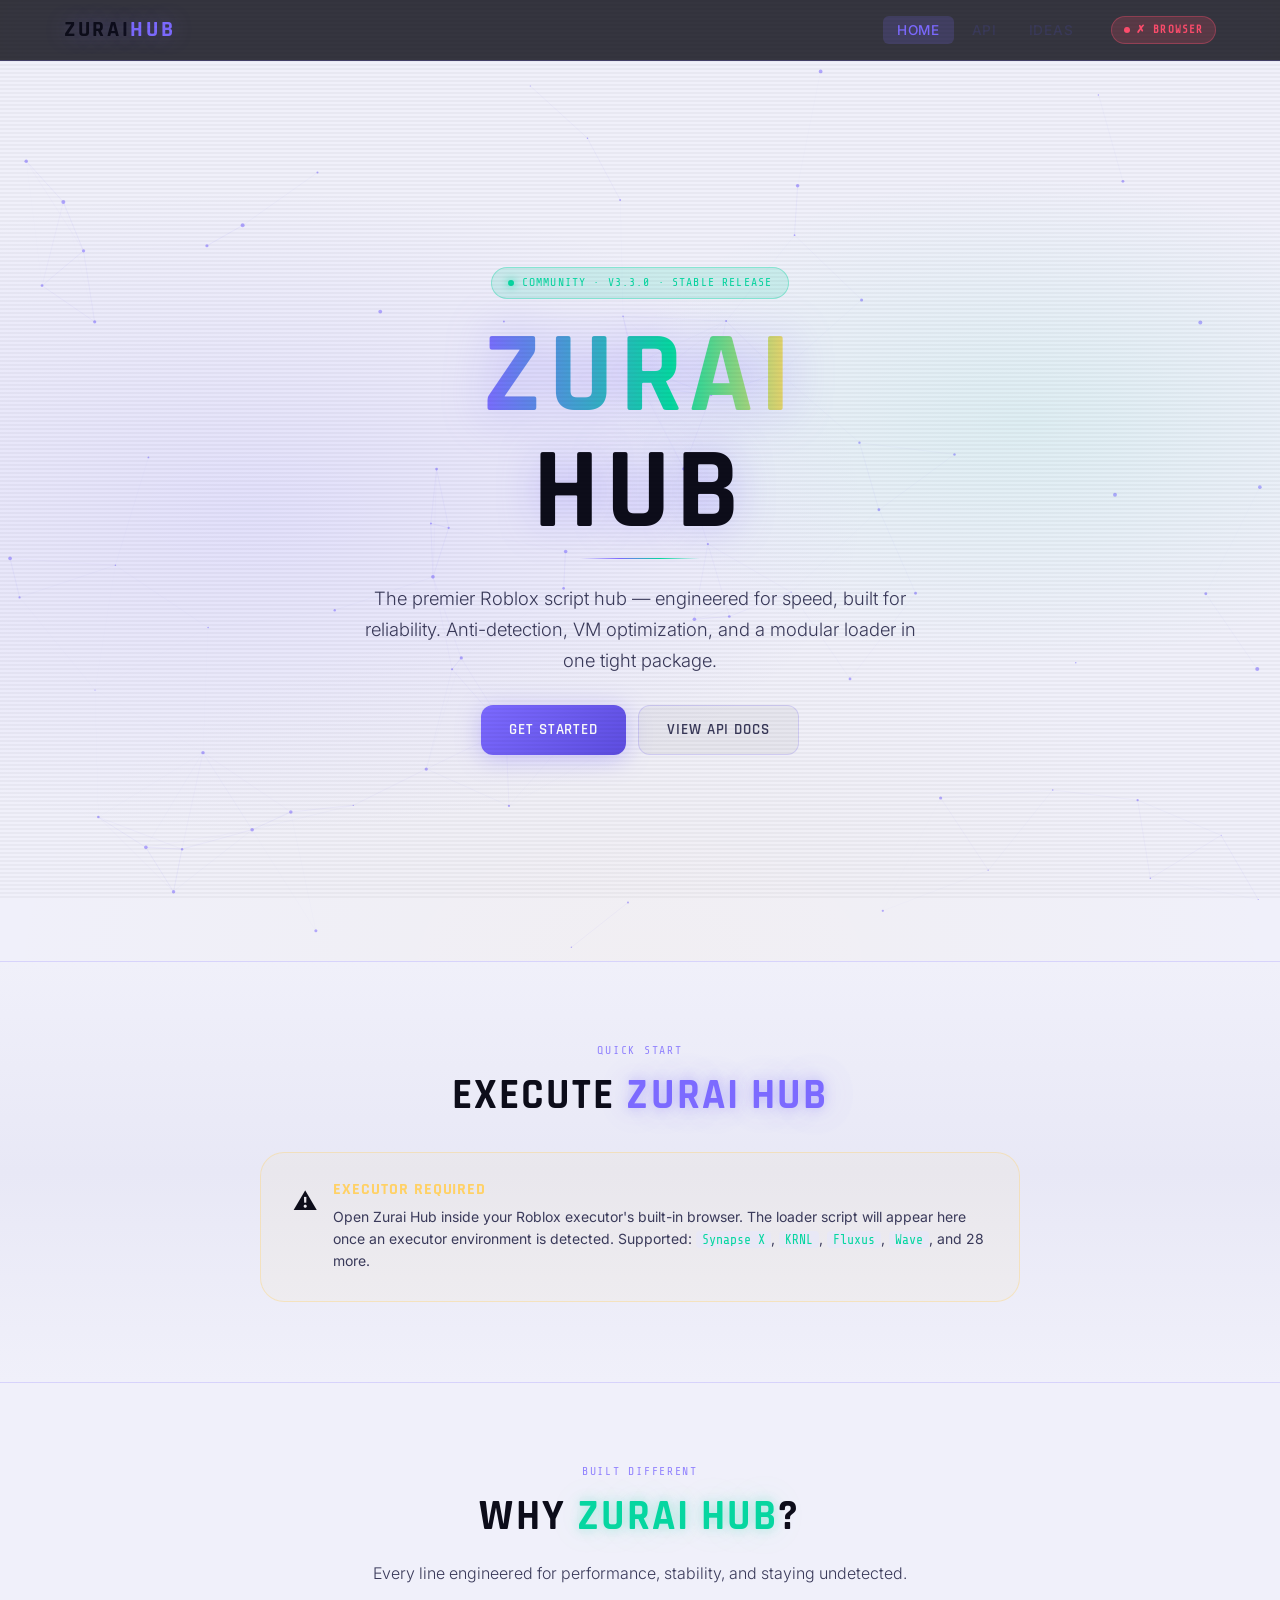
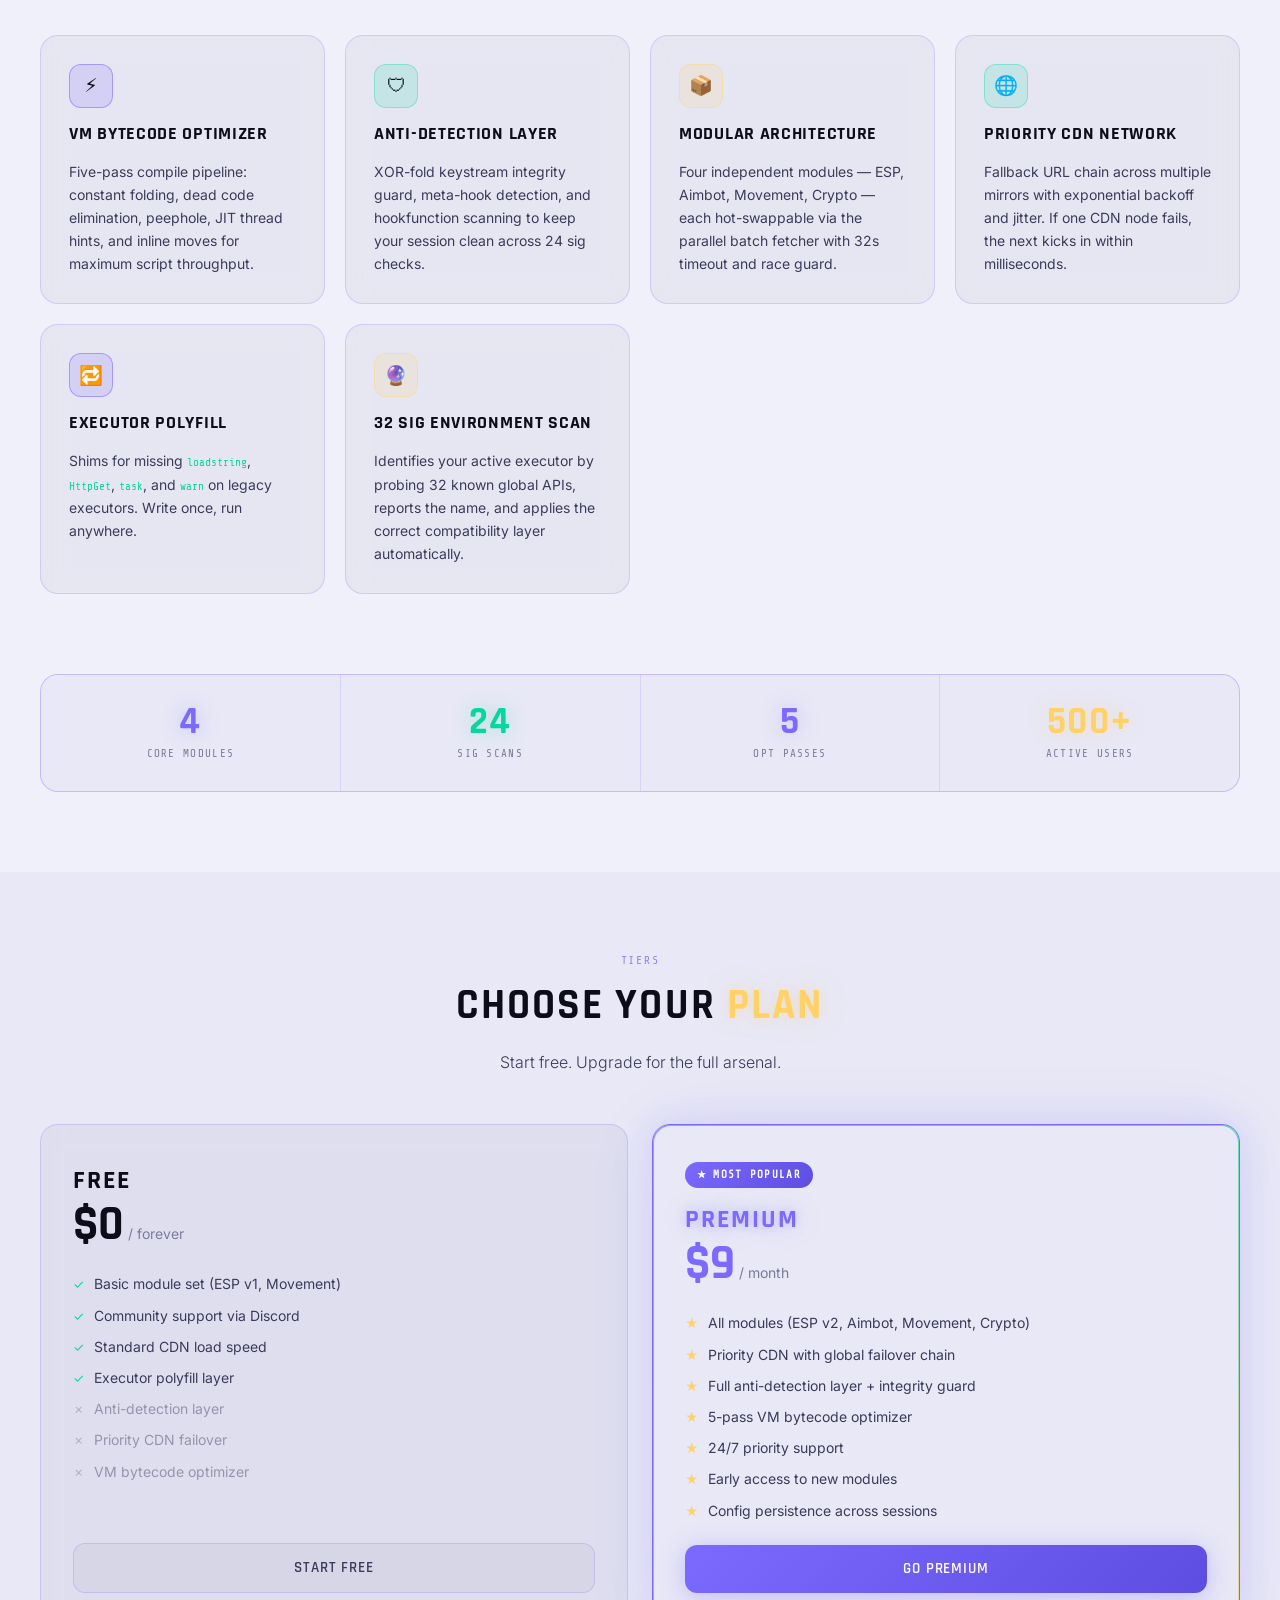
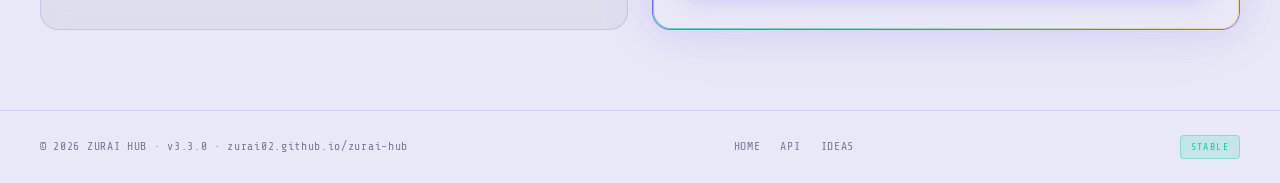
<file: index.html>
<!doctype html>
<html lang="en">
<head>
<meta charset="utf-8">
<meta name="viewport" content="width=device-width,initial-scale=1,viewport-fit=cover">
<title>Zurai Hub</title>
<link rel="preconnect" href="https://fonts.googleapis.com">
<link rel="preconnect" href="https://fonts.gstatic.com" crossorigin>
<link rel="stylesheet" href="https://fonts.googleapis.com/css2?family=Rajdhani:wght@400;500;600;700&family=Share+Tech+Mono&family=Inter:wght@300;400;500;600&display=swap">
<link rel="stylesheet" href="style.css">
<style>
  /* Index-specific enhancements */
  .hero-title-accent {
    display: block;
    background: linear-gradient(90deg, var(--purple) 0%, var(--cyan) 60%, var(--gold) 100%);
    -webkit-background-clip: text;
    -webkit-text-fill-color: transparent;
    background-clip: text;
    filter: drop-shadow(0 0 24px rgba(124,106,255,0.4));
  }

  .hero-divider {
    width: 120px;
    height: 1px;
    background: linear-gradient(90deg, transparent, var(--purple), var(--cyan), transparent);
    margin: 4px auto;
  }

  .exec-section {
    padding: 80px 24px;
    background: linear-gradient(180deg, var(--bg) 0%, var(--bg-2) 50%, var(--bg) 100%);
    border-top: 1px solid var(--border);
    border-bottom: 1px solid var(--border);
  }

  .exec-section-inner {
    max-width: 1200px;
    margin: 0 auto;
    display: flex;
    flex-direction: column;
    align-items: center;
    gap: 32px;
  }

  /* Animated gradient ring on premium card */
  @keyframes ring-rotate {
    0%   { transform: rotate(0deg); }
    100% { transform: rotate(360deg); }
  }
</style>
</head>
<body>

<!-- ── Navigation ─────────────────────────────────────────── -->
<div class="nav-wrap">
  <nav class="nav">
    <a class="nav-logo" href="index.html">ZURAI<span>HUB</span></a>
    <ul class="nav-links">
      <li><a href="index.html" class="active">Home</a></li>
      <li><a href="api.html">API</a></li>
      <li><a href="idea.html">Ideas</a></li>
    </ul>
    <span id="envBadge" class="chip cp"><span class="env-dot"></span>Detecting…</span>
  </nav>
</div>

<!-- ── Hero ───────────────────────────────────────────────── -->
<section class="hero">
  <canvas id="particleCanvas" aria-hidden="true"></canvas>
  <div class="hero-bg-gradient" aria-hidden="true"></div>

  <div class="hero-content">
    <div class="hero-badge">Community · v3.3.0 · Stable Release</div>

    <div class="hero-title-wrap">
      <div class="display-xl">
        <span class="hero-title-accent">ZURAI</span><span style="color:var(--fg);text-shadow:0 0 40px var(--purple-glow)">HUB</span>
      </div>
      <div class="hero-divider"></div>
    </div>

    <p class="hero-sub">
      The premier Roblox script hub — engineered for speed, built for reliability.
      Anti-detection, VM optimization, and a modular loader in one tight package.
    </p>

    <div class="hero-cta-row">
      <a href="#get-started" class="btn btn-primary">Get Started</a>
      <a href="api.html" class="btn btn-secondary">View API Docs</a>
    </div>
  </div>
</section>

<!-- ── Executor Loader (executor-only) ────────────────────── -->
<section class="exec-section" id="get-started">
  <div class="exec-section-inner">

    <div class="section-header" style="margin-bottom:0">
      <span class="section-eyebrow">Quick Start</span>
      <h2 class="section-title">Execute <span class="glow-purple">Zurai Hub</span></h2>
    </div>

    <!-- Executor-gated loader -->
    <div data-exec-only hidden>
      <div class="loader-box fade-in-up">
        <div class="loader-label">// Loader · paste into executor console</div>
        <div class="loader-pre-wrap">
          <code id="loaderPre"></code>
          <button id="loaderCopyBtn" type="button">Copy</button>
        </div>
        <p style="font-size:.8rem;color:var(--fg-3);font-family:var(--font-mono);letter-spacing:.04em">
          ✓ Verified safe · Anti-tamper integrity check enabled · Auto-detects executor API
        </p>
      </div>
    </div>

    <!-- Browser-only warning -->
    <div data-browser-only hidden>
      <div class="browser-warn fade-in-up">
        <div class="browser-warn-icon">⚠</div>
        <div>
          <h3>Executor Required</h3>
          <p>
            Open Zurai Hub inside your Roblox executor's built-in browser.
            The loader script will appear here once an executor environment is detected.
            Supported: <code>Synapse X</code>, <code>KRNL</code>, <code>Fluxus</code>, <code>Wave</code>, and 28 more.
          </p>
        </div>
      </div>
    </div>

  </div>
</section>

<!-- ── Why Zurai Hub ──────────────────────────────────────── -->
<section class="section">
  <div class="section-inner">
    <div class="section-header fade-in-up">
      <span class="section-eyebrow">Built Different</span>
      <h2 class="section-title">Why <span class="glow-cyan">Zurai Hub</span>?</h2>
      <p class="page-sub" style="text-align:center">
        Every line engineered for performance, stability, and staying undetected.
      </p>
    </div>

    <div class="feature-grid">

      <div class="glass-card feature-card fade-in-up">
        <div class="feature-icon">⚡</div>
        <div class="feature-title">VM Bytecode Optimizer</div>
        <p class="feature-desc">
          Five-pass compile pipeline: constant folding, dead code elimination, peephole,
          JIT thread hints, and inline moves for maximum script throughput.
        </p>
      </div>

      <div class="glass-card glass-card-cyan feature-card fade-in-up">
        <div class="feature-icon cyan">🛡</div>
        <div class="feature-title">Anti-Detection Layer</div>
        <p class="feature-desc">
          XOR-fold keystream integrity guard, meta-hook detection, and
          hookfunction scanning to keep your session clean across 24 sig checks.
        </p>
      </div>

      <div class="glass-card feature-card fade-in-up">
        <div class="feature-icon gold">📦</div>
        <div class="feature-title">Modular Architecture</div>
        <p class="feature-desc">
          Four independent modules — ESP, Aimbot, Movement, Crypto — each hot-swappable
          via the parallel batch fetcher with 32s timeout and race guard.
        </p>
      </div>

      <div class="glass-card glass-card-cyan feature-card fade-in-up">
        <div class="feature-icon cyan">🌐</div>
        <div class="feature-title">Priority CDN Network</div>
        <p class="feature-desc">
          Fallback URL chain across multiple mirrors with exponential backoff and jitter.
          If one CDN node fails, the next kicks in within milliseconds.
        </p>
      </div>

      <div class="glass-card feature-card fade-in-up">
        <div class="feature-icon">🔁</div>
        <div class="feature-title">Executor Polyfill</div>
        <p class="feature-desc">
          Shims for missing <code style="font-family:var(--font-mono);color:var(--cyan);font-size:.8em">loadstring</code>,
          <code style="font-family:var(--font-mono);color:var(--cyan);font-size:.8em">HttpGet</code>,
          <code style="font-family:var(--font-mono);color:var(--cyan);font-size:.8em">task</code>,
          and <code style="font-family:var(--font-mono);color:var(--cyan);font-size:.8em">warn</code>
          on legacy executors. Write once, run anywhere.
        </p>
      </div>

      <div class="glass-card feature-card fade-in-up">
        <div class="feature-icon gold">🔮</div>
        <div class="feature-title">32 Sig Environment Scan</div>
        <p class="feature-desc">
          Identifies your active executor by probing 32 known global APIs, reports
          the name, and applies the correct compatibility layer automatically.
        </p>
      </div>

    </div>
  </div>
</section>

<!-- ── Stats Row ──────────────────────────────────────────── -->
<section class="section" style="padding-top:0">
  <div class="section-inner">
    <div class="stats-row fade-in-up">
      <div class="stat-cell">
        <div class="stat-num">4</div>
        <div class="stat-lbl">Core Modules</div>
      </div>
      <div class="stat-cell">
        <div class="stat-num cyan">24</div>
        <div class="stat-lbl">Sig Scans</div>
      </div>
      <div class="stat-cell">
        <div class="stat-num">5</div>
        <div class="stat-lbl">Opt Passes</div>
      </div>
      <div class="stat-cell">
        <div class="stat-num gold">500+</div>
        <div class="stat-lbl">Active Users</div>
      </div>
    </div>
  </div>
</section>

<!-- ── Pricing ────────────────────────────────────────────── -->
<section class="section" style="background:var(--bg-2)">
  <div class="section-inner">
    <div class="section-header fade-in-up">
      <span class="section-eyebrow">Tiers</span>
      <h2 class="section-title">Choose Your <span class="glow-gold">Plan</span></h2>
      <p class="page-sub" style="text-align:center">
        Start free. Upgrade for the full arsenal.
      </p>
    </div>

    <div class="pricing-grid">

      <!-- Free Tier -->
      <div class="glass-card pricing-card fade-in-up">
        <div>
          <div class="tier-name">Free</div>
          <div class="tier-price">
            <span class="tier-price-amount">$0</span>
            <span class="tier-price-period">/ forever</span>
          </div>
        </div>
        <ul class="tier-features">
          <li class="tier-feature">
            <span class="tier-feature-check">✓</span>
            Basic module set (ESP v1, Movement)
          </li>
          <li class="tier-feature">
            <span class="tier-feature-check">✓</span>
            Community support via Discord
          </li>
          <li class="tier-feature">
            <span class="tier-feature-check">✓</span>
            Standard CDN load speed
          </li>
          <li class="tier-feature">
            <span class="tier-feature-check">✓</span>
            Executor polyfill layer
          </li>
          <li class="tier-feature" style="opacity:.45">
            <span class="tier-feature-check" style="color:var(--fg-3)">✗</span>
            Anti-detection layer
          </li>
          <li class="tier-feature" style="opacity:.45">
            <span class="tier-feature-check" style="color:var(--fg-3)">✗</span>
            Priority CDN failover
          </li>
          <li class="tier-feature" style="opacity:.45">
            <span class="tier-feature-check" style="color:var(--fg-3)">✗</span>
            VM bytecode optimizer
          </li>
        </ul>
        <a href="#get-started" class="btn btn-secondary" style="text-align:center;justify-content:center">Start Free</a>
      </div>

      <!-- Premium Tier -->
      <div class="glass-card pricing-card pricing-card-premium fade-in-up">
        <div>
          <div class="popular-badge">Most Popular</div>
          <div class="tier-name glow-purple" style="margin-top:12px">Premium</div>
          <div class="tier-price">
            <span class="tier-price-amount" style="color:var(--purple)">$9</span>
            <span class="tier-price-period">/ month</span>
          </div>
        </div>
        <ul class="tier-features">
          <li class="tier-feature">
            <span class="tier-feature-check gold">★</span>
            All modules (ESP v2, Aimbot, Movement, Crypto)
          </li>
          <li class="tier-feature">
            <span class="tier-feature-check gold">★</span>
            Priority CDN with global failover chain
          </li>
          <li class="tier-feature">
            <span class="tier-feature-check gold">★</span>
            Full anti-detection layer + integrity guard
          </li>
          <li class="tier-feature">
            <span class="tier-feature-check gold">★</span>
            5-pass VM bytecode optimizer
          </li>
          <li class="tier-feature">
            <span class="tier-feature-check gold">★</span>
            24/7 priority support
          </li>
          <li class="tier-feature">
            <span class="tier-feature-check gold">★</span>
            Early access to new modules
          </li>
          <li class="tier-feature">
            <span class="tier-feature-check gold">★</span>
            Config persistence across sessions
          </li>
        </ul>
        <a href="#get-started" class="btn btn-primary" style="text-align:center;justify-content:center">Go Premium</a>
      </div>

    </div>
  </div>
</section>

<!-- ── Footer ─────────────────────────────────────────────── -->
<footer class="footer">
  <div class="footer-inner">
    <span class="footer-copy">© 2026 ZURAI HUB · v3.3.0 · zurai02.github.io/zurai-hub</span>
    <div class="footer-links">
      <a href="index.html">Home</a>
      <a href="api.html">API</a>
      <a href="idea.html">Ideas</a>
    </div>
    <span class="ver-tag">STABLE</span>
  </div>
</footer>

<script src="ap.js"></script>
<script>
/* ── Particle Canvas ─────────────────────────────────────── */
(function () {
  var canvas = document.getElementById('particleCanvas');
  if (!canvas) return;
  var ctx = canvas.getContext('2d');
  var W, H, particles = [];
  var PARTICLE_COUNT = 80;
  var MAX_DIST = 140;

  function resize() {
    W = canvas.width  = canvas.offsetWidth;
    H = canvas.height = canvas.offsetHeight;
  }

  function Particle() {
    this.x  = Math.random() * W;
    this.y  = Math.random() * H;
    this.vx = (Math.random() - .5) * .5;
    this.vy = (Math.random() - .5) * .5;
    this.r  = Math.random() * 1.5 + .5;
  }

  Particle.prototype.update = function () {
    this.x += this.vx;
    this.y += this.vy;
    if (this.x < 0 || this.x > W) this.vx *= -1;
    if (this.y < 0 || this.y > H) this.vy *= -1;
  };

  function init() {
    particles = [];
    for (var i = 0; i < PARTICLE_COUNT; i++) particles.push(new Particle());
  }

  function draw() {
    ctx.clearRect(0, 0, W, H);

    for (var i = 0; i < particles.length; i++) {
      var p = particles[i];
      p.update();

      // Dot
      ctx.beginPath();
      ctx.arc(p.x, p.y, p.r, 0, Math.PI * 2);
      ctx.fillStyle = 'rgba(124,106,255,0.55)';
      ctx.fill();

      // Lines to nearby particles
      for (var j = i + 1; j < particles.length; j++) {
        var q = particles[j];
        var dx = p.x - q.x, dy = p.y - q.y;
        var dist = Math.sqrt(dx * dx + dy * dy);
        if (dist < MAX_DIST) {
          var alpha = (1 - dist / MAX_DIST) * 0.18;
          ctx.beginPath();
          ctx.moveTo(p.x, p.y);
          ctx.lineTo(q.x, q.y);
          ctx.strokeStyle = 'rgba(124,106,255,' + alpha + ')';
          ctx.lineWidth = .6;
          ctx.stroke();
        }
      }
    }

    requestAnimationFrame(draw);
  }

  window.addEventListener('resize', function () { resize(); init(); });
  resize();
  init();
  draw();
})();
</script>

</body>
</html>
</file>
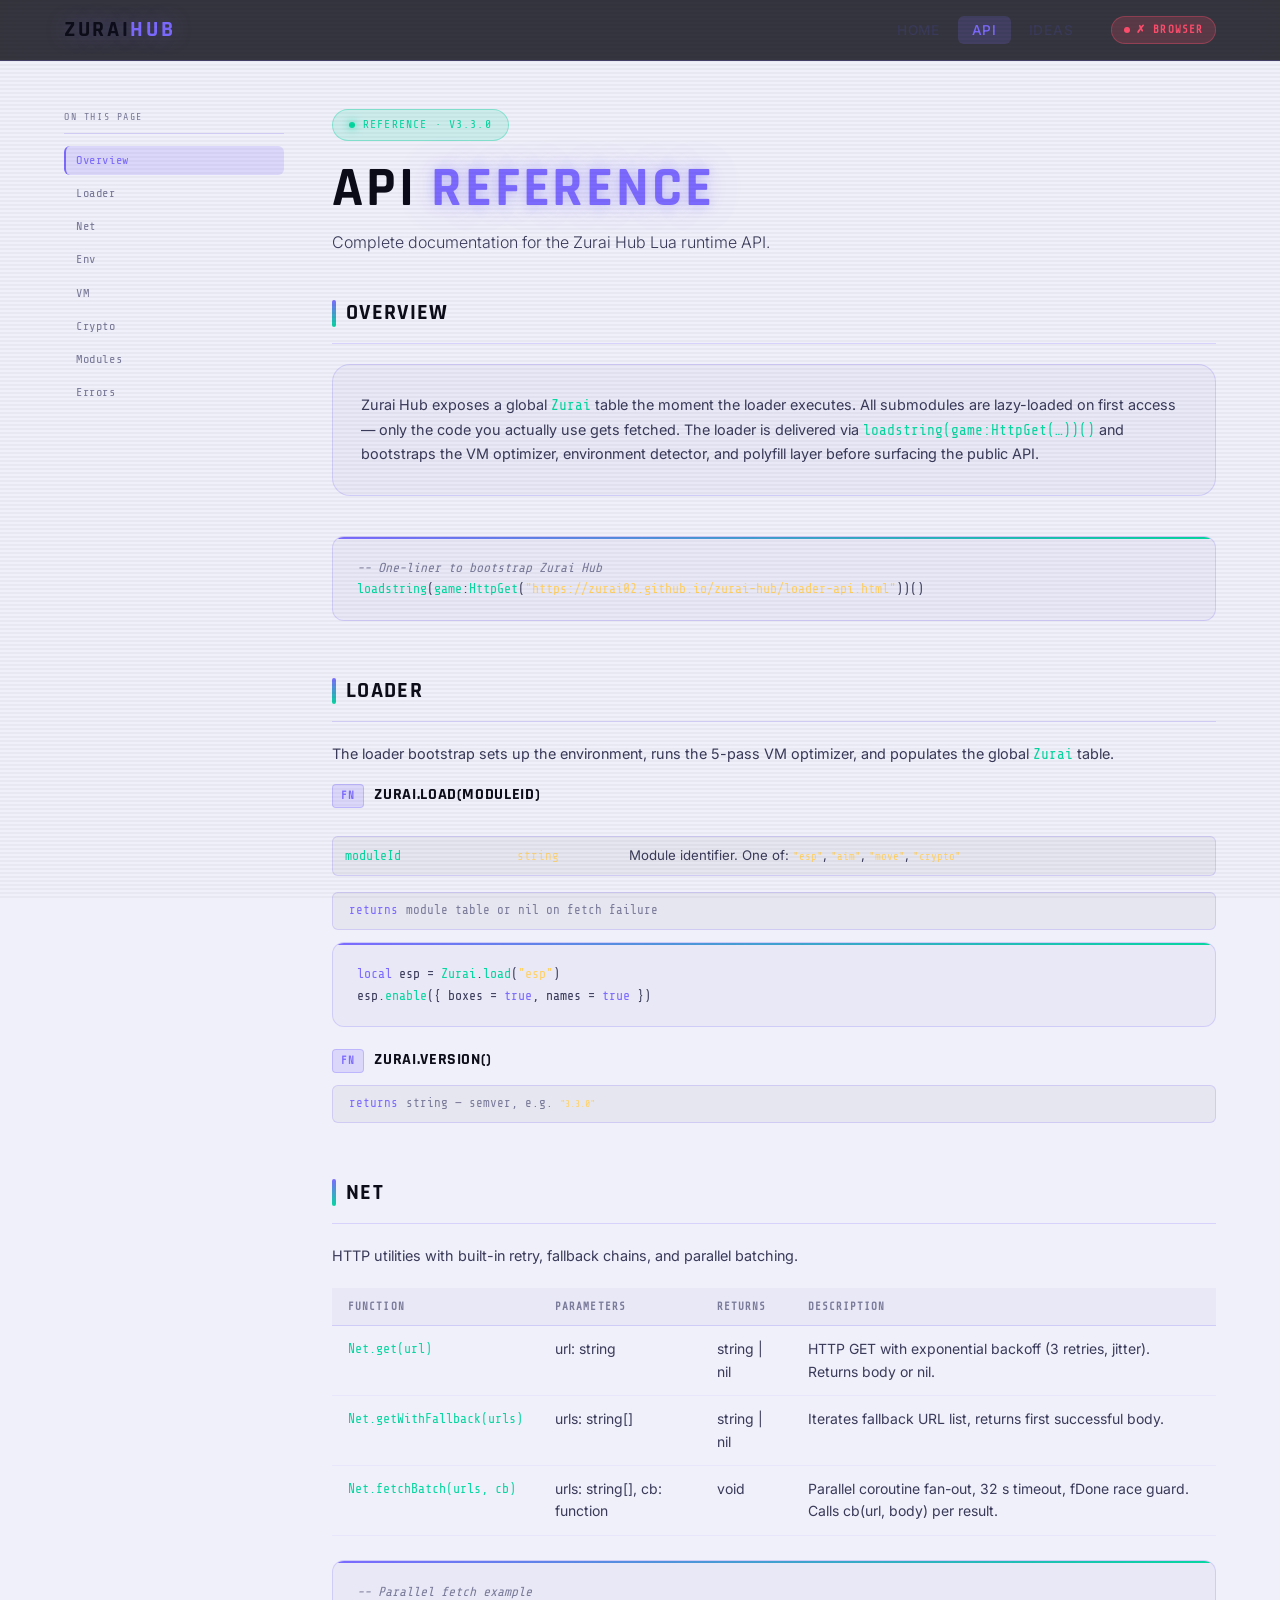
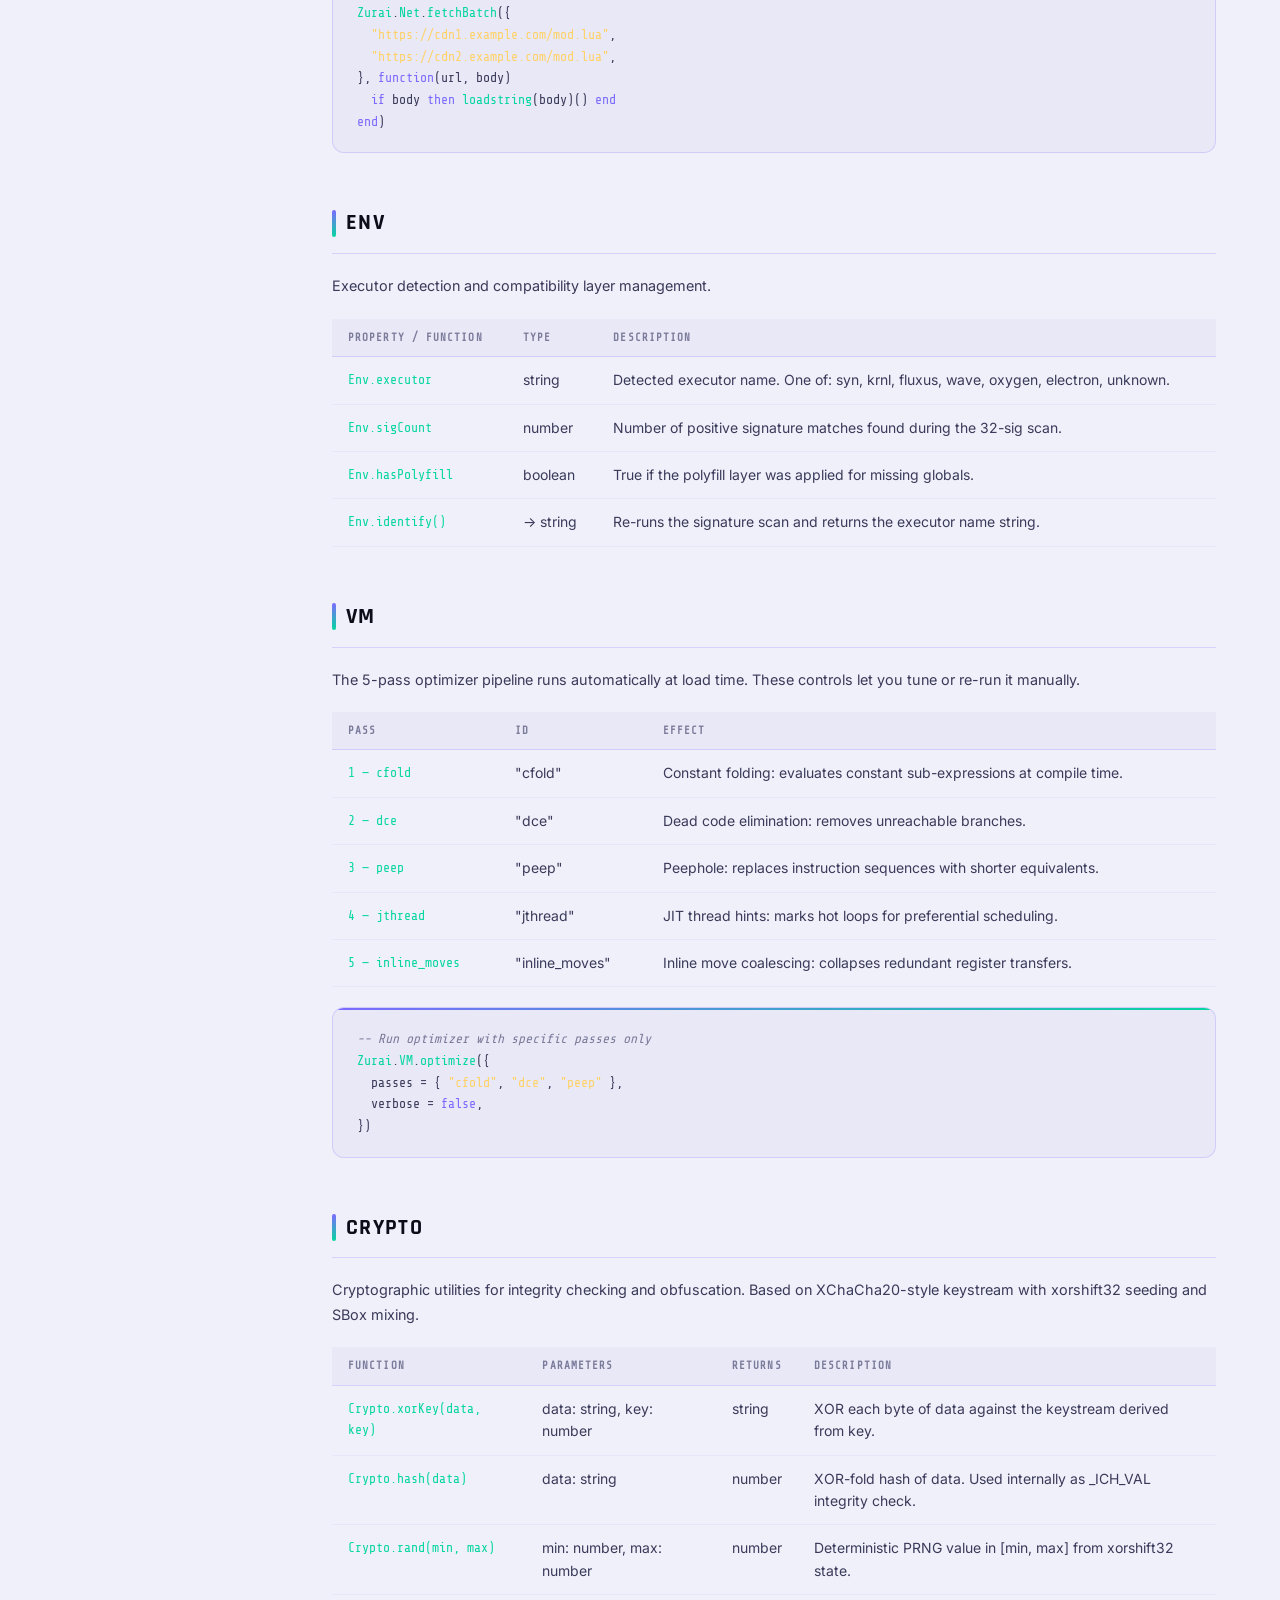
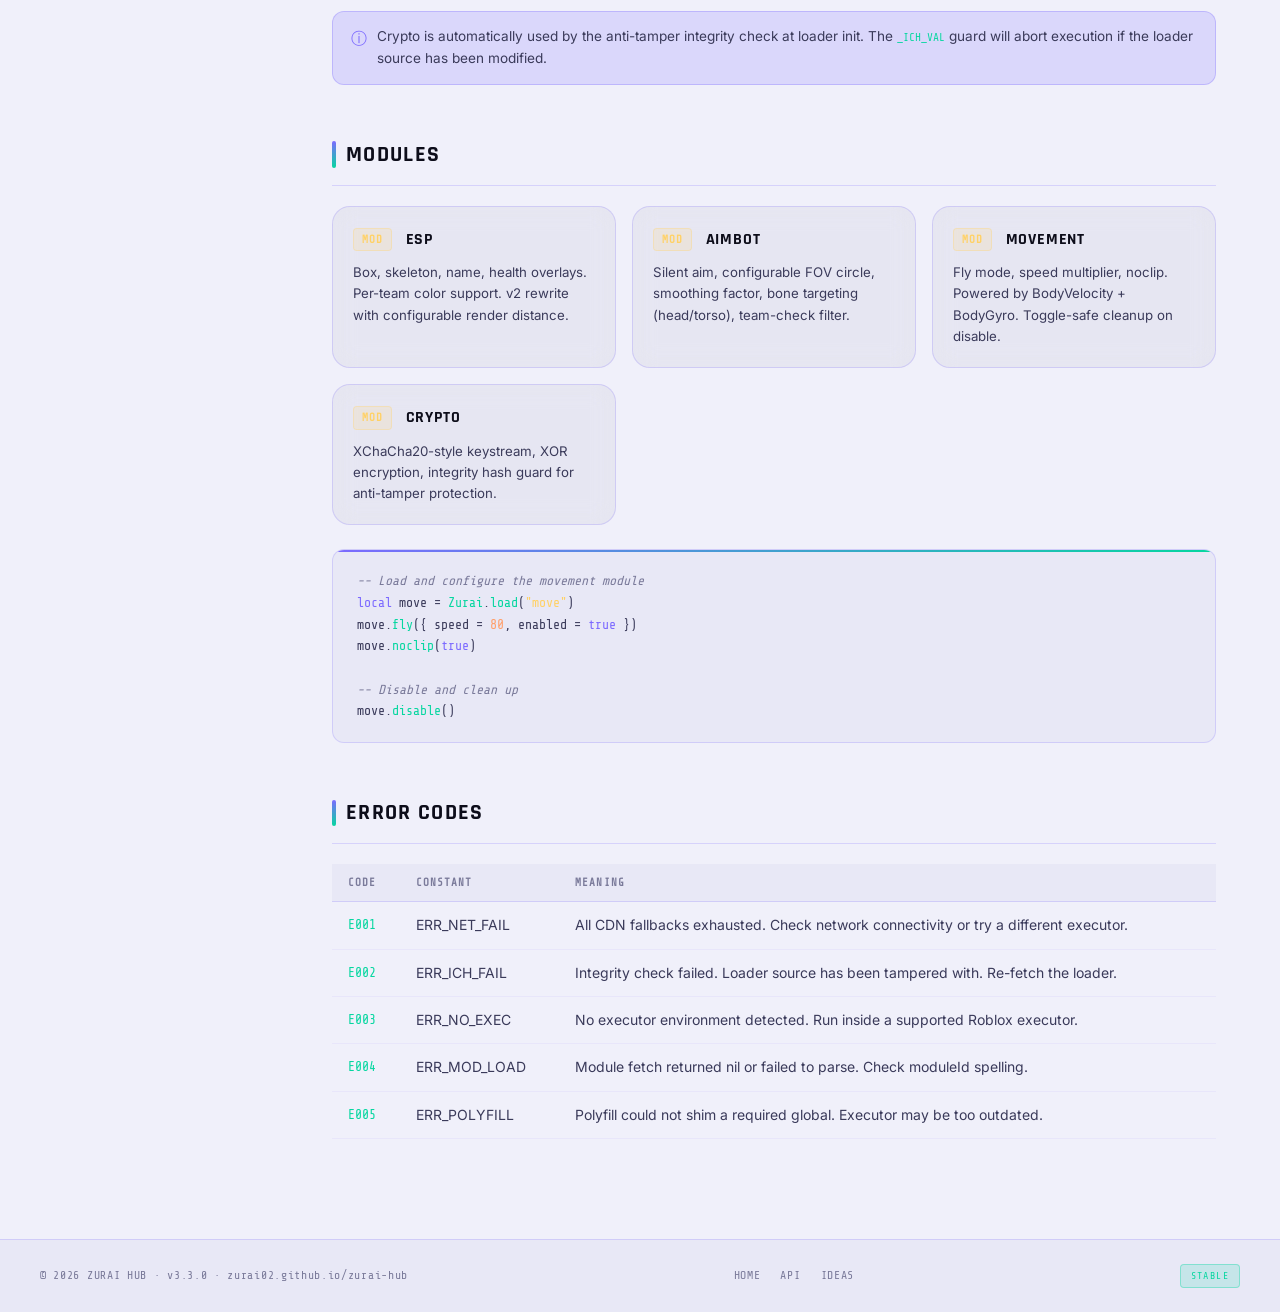
<file: api.html>
<!doctype html>
<html lang="en">
<head>
<meta charset="utf-8">
<meta name="viewport" content="width=device-width,initial-scale=1,viewport-fit=cover">
<title>Zurai Hub — API Docs</title>
<link rel="preconnect" href="https://fonts.googleapis.com">
<link rel="preconnect" href="https://fonts.gstatic.com" crossorigin>
<link rel="stylesheet" href="https://fonts.googleapis.com/css2?family=Rajdhani:wght@400;500;600;700&family=Share+Tech+Mono&family=Inter:wght@300;400;500;600&display=swap">
<link rel="stylesheet" href="style.css">
<style>
  .sidebar-toc {
    position: sticky;
    top: calc(env(safe-area-inset-top, 0px) + 80px);
    display: flex;
    flex-direction: column;
    gap: 4px;
    min-width: 200px;
  }
  .toc-label {
    font-family: var(--font-mono);
    font-size: .62rem;
    letter-spacing: .16em;
    text-transform: uppercase;
    color: var(--fg-3);
    margin-bottom: 8px;
    padding-bottom: 8px;
    border-bottom: 1px solid var(--border);
  }
  .toc-link {
    font-family: var(--font-mono);
    font-size: .75rem;
    letter-spacing: .05em;
    color: var(--fg-3);
    padding: 5px 10px;
    border-radius: var(--r-sm);
    border-left: 2px solid transparent;
    transition: color .2s, border-color .2s, background .2s;
    display: block;
    text-decoration: none;
  }
  .toc-link:hover, .toc-link.active {
    color: var(--purple);
    border-left-color: var(--purple);
    background: var(--purple-dim);
  }
  .docs-layout {
    display: grid;
    grid-template-columns: 220px 1fr;
    gap: 48px;
    max-width: 1200px;
    margin: 0 auto;
    padding: 48px 24px;
    align-items: start;
  }
  @media (max-width: 768px) {
    .docs-layout { grid-template-columns: 1fr; }
    .sidebar-toc { position: static; }
  }

  .api-intro-card {
    background: var(--bg-2);
    border: 1px solid var(--border);
    border-radius: var(--r-lg);
    padding: 28px;
    margin-bottom: 40px;
  }
  .api-intro-card p { color: var(--fg-2); font-size: .9rem; line-height: 1.7; }

  .method-badge {
    display: inline-block;
    font-family: var(--font-mono);
    font-size: .68rem;
    font-weight: 700;
    letter-spacing: .08em;
    text-transform: uppercase;
    padding: 2px 8px;
    border-radius: 4px;
    margin-right: 6px;
  }
  .get  { background: rgba(6,214,160,.18); color: var(--cyan); border: 1px solid rgba(6,214,160,.3); }
  .fn-tag { background: var(--purple-dim); color: var(--purple); border: 1px solid rgba(124,106,255,.3); }
  .mod-tag { background: var(--gold-dim); color: var(--gold); border: 1px solid rgba(255,209,102,.3); }

  .param-block {
    display: flex;
    flex-direction: column;
    gap: 8px;
    padding: 16px 0;
  }
  .param-row {
    display: grid;
    grid-template-columns: 160px 100px 1fr;
    gap: 12px;
    align-items: baseline;
    font-size: .85rem;
    padding: 8px 12px;
    background: var(--bg-glass);
    border: 1px solid var(--border);
    border-radius: var(--r-sm);
  }
  @media (max-width: 480px) { .param-row { grid-template-columns: 1fr; } }
  .param-name { font-family: var(--font-mono); color: var(--cyan); font-size: .82rem; }
  .param-type { font-family: var(--font-mono); color: var(--gold); font-size: .78rem; opacity: .85; }
  .param-desc { color: var(--fg-2); font-size: .83rem; }

  .return-note {
    font-family: var(--font-mono);
    font-size: .78rem;
    color: var(--fg-3);
    padding: 8px 16px;
    background: var(--bg-glass);
    border: 1px solid var(--border);
    border-radius: var(--r-sm);
    display: flex;
    gap: 8px;
    align-items: flex-start;
  }
  .return-note-label { color: var(--purple); flex-shrink: 0; }

  .note-callout {
    padding: 14px 18px;
    background: var(--purple-dim);
    border: 1px solid rgba(124,106,255,.3);
    border-radius: var(--r-md);
    font-size: .85rem;
    color: var(--fg-2);
    display: flex;
    gap: 10px;
    align-items: flex-start;
    margin-top: 12px;
  }
  .note-callout-icon { color: var(--purple); flex-shrink: 0; font-size: 1rem; }
</style>
</head>
<body>

<!-- ── Navigation ─────────────────────────────────────────── -->
<div class="nav-wrap">
  <nav class="nav">
    <a class="nav-logo" href="index.html">ZURAI<span>HUB</span></a>
    <ul class="nav-links">
      <li><a href="index.html">Home</a></li>
      <li><a href="api.html" class="active">API</a></li>
      <li><a href="idea.html">Ideas</a></li>
    </ul>
    <span id="envBadge" class="chip cp"><span class="env-dot"></span>Detecting…</span>
  </nav>
</div>

<div class="docs-layout">

  <!-- ── Sidebar TOC ────────────────────────────────────── -->
  <aside>
    <nav class="sidebar-toc" aria-label="API sections">
      <div class="toc-label">On this page</div>
      <a href="#overview"   class="toc-link">Overview</a>
      <a href="#loader"     class="toc-link">Loader</a>
      <a href="#net"        class="toc-link">Net</a>
      <a href="#env"        class="toc-link">Env</a>
      <a href="#vm"         class="toc-link">VM</a>
      <a href="#crypto"     class="toc-link">Crypto</a>
      <a href="#modules"    class="toc-link">Modules</a>
      <a href="#errors"     class="toc-link">Errors</a>
    </nav>
  </aside>

  <!-- ── Main Content ──────────────────────────────────── -->
  <main>

    <section style="margin-bottom:40px">
      <div class="hero-badge" style="margin-bottom:16px">Reference · v3.3.0</div>
      <h1 class="page-title">API <span class="glow-purple">Reference</span></h1>
      <p class="page-sub">Complete documentation for the Zurai Hub Lua runtime API.</p>
    </section>

    <!-- Overview -->
    <section id="overview" class="api-section fade-in-up">
      <div class="api-section-title">Overview</div>
      <div class="api-intro-card">
        <p>
          Zurai Hub exposes a global <code style="font-family:var(--font-mono);color:var(--cyan)">Zurai</code> table the moment
          the loader executes. All submodules are lazy-loaded on first access — only the code you actually use
          gets fetched. The loader is delivered via
          <code style="font-family:var(--font-mono);color:var(--cyan)">loadstring(game:HttpGet(…))()</code>
          and bootstraps the VM optimizer, environment detector, and polyfill layer before surfacing the public API.
        </p>
      </div>
      <div class="code-block">
        <pre><span class="cmt">-- One-liner to bootstrap Zurai Hub</span>
<span class="fn">loadstring</span>(<span class="fn">game</span>:<span class="fn">HttpGet</span>(<span class="str">"https://zurai02.github.io/zurai-hub/loader-api.html"</span>))()</pre>
      </div>
    </section>

    <!-- Loader -->
    <section id="loader" class="api-section fade-in-up">
      <div class="api-section-title">Loader</div>
      <p style="color:var(--fg-2);font-size:.9rem;margin-bottom:16px;line-height:1.7">
        The loader bootstrap sets up the environment, runs the 5-pass VM optimizer,
        and populates the global <code style="font-family:var(--font-mono);color:var(--cyan)">Zurai</code> table.
      </p>

      <div style="margin-bottom:20px">
        <div style="font-family:var(--font-head);font-size:1rem;font-weight:700;letter-spacing:.04em;text-transform:uppercase;margin-bottom:12px;color:var(--fg)">
          <span class="fn-tag method-badge">fn</span> Zurai.load(moduleId)
        </div>
        <div class="param-block">
          <div class="param-row">
            <span class="param-name">moduleId</span>
            <span class="param-type">string</span>
            <span class="param-desc">Module identifier. One of: <code style="font-family:var(--font-mono);color:var(--gold);font-size:.8em">"esp"</code>, <code style="font-family:var(--font-mono);color:var(--gold);font-size:.8em">"aim"</code>, <code style="font-family:var(--font-mono);color:var(--gold);font-size:.8em">"move"</code>, <code style="font-family:var(--font-mono);color:var(--gold);font-size:.8em">"crypto"</code></span>
          </div>
        </div>
        <div class="return-note">
          <span class="return-note-label">returns</span>
          <span>module table or nil on fetch failure</span>
        </div>
        <div class="code-block" style="margin-top:12px">
          <pre><span class="kw">local</span> esp = <span class="fn">Zurai</span>.<span class="fn">load</span>(<span class="str">"esp"</span>)
esp.<span class="fn">enable</span>({ boxes = <span class="kw">true</span>, names = <span class="kw">true</span> })</pre>
        </div>
      </div>

      <div>
        <div style="font-family:var(--font-head);font-size:1rem;font-weight:700;letter-spacing:.04em;text-transform:uppercase;margin-bottom:12px;color:var(--fg)">
          <span class="fn-tag method-badge">fn</span> Zurai.version()
        </div>
        <div class="return-note">
          <span class="return-note-label">returns</span>
          <span>string — semver, e.g. <code style="font-family:var(--font-mono);color:var(--gold);font-size:.8em">"3.3.0"</code></span>
        </div>
      </div>
    </section>

    <!-- Net -->
    <section id="net" class="api-section fade-in-up">
      <div class="api-section-title">Net</div>
      <p style="color:var(--fg-2);font-size:.9rem;margin-bottom:20px;line-height:1.7">
        HTTP utilities with built-in retry, fallback chains, and parallel batching.
      </p>

      <div class="api-table-wrap" style="margin-bottom:24px">
        <table class="api-table">
          <thead>
            <tr>
              <th>Function</th>
              <th>Parameters</th>
              <th>Returns</th>
              <th>Description</th>
            </tr>
          </thead>
          <tbody>
            <tr>
              <td>Net.get(url)</td>
              <td>url: string</td>
              <td>string | nil</td>
              <td>HTTP GET with exponential backoff (3 retries, jitter). Returns body or nil.</td>
            </tr>
            <tr>
              <td>Net.getWithFallback(urls)</td>
              <td>urls: string[]</td>
              <td>string | nil</td>
              <td>Iterates fallback URL list, returns first successful body.</td>
            </tr>
            <tr>
              <td>Net.fetchBatch(urls, cb)</td>
              <td>urls: string[], cb: function</td>
              <td>void</td>
              <td>Parallel coroutine fan-out, 32 s timeout, fDone race guard. Calls cb(url, body) per result.</td>
            </tr>
          </tbody>
        </table>
      </div>

      <div class="code-block">
        <pre><span class="cmt">-- Parallel fetch example</span>
<span class="fn">Zurai</span>.<span class="fn">Net</span>.<span class="fn">fetchBatch</span>({
  <span class="str">"https://cdn1.example.com/mod.lua"</span>,
  <span class="str">"https://cdn2.example.com/mod.lua"</span>,
}, <span class="kw">function</span>(url, body)
  <span class="kw">if</span> body <span class="kw">then</span> <span class="fn">loadstring</span>(body)() <span class="kw">end</span>
<span class="kw">end</span>)</pre>
      </div>
    </section>

    <!-- Env -->
    <section id="env" class="api-section fade-in-up">
      <div class="api-section-title">Env</div>
      <p style="color:var(--fg-2);font-size:.9rem;margin-bottom:20px;line-height:1.7">
        Executor detection and compatibility layer management.
      </p>

      <div class="api-table-wrap">
        <table class="api-table">
          <thead>
            <tr><th>Property / Function</th><th>Type</th><th>Description</th></tr>
          </thead>
          <tbody>
            <tr>
              <td>Env.executor</td>
              <td>string</td>
              <td>Detected executor name. One of: syn, krnl, fluxus, wave, oxygen, electron, unknown.</td>
            </tr>
            <tr>
              <td>Env.sigCount</td>
              <td>number</td>
              <td>Number of positive signature matches found during the 32-sig scan.</td>
            </tr>
            <tr>
              <td>Env.hasPolyfill</td>
              <td>boolean</td>
              <td>True if the polyfill layer was applied for missing globals.</td>
            </tr>
            <tr>
              <td>Env.identify()</td>
              <td>→ string</td>
              <td>Re-runs the signature scan and returns the executor name string.</td>
            </tr>
          </tbody>
        </table>
      </div>
    </section>

    <!-- VM -->
    <section id="vm" class="api-section fade-in-up">
      <div class="api-section-title">VM</div>
      <p style="color:var(--fg-2);font-size:.9rem;margin-bottom:20px;line-height:1.7">
        The 5-pass optimizer pipeline runs automatically at load time.
        These controls let you tune or re-run it manually.
      </p>

      <div class="api-table-wrap" style="margin-bottom:20px">
        <table class="api-table">
          <thead>
            <tr><th>Pass</th><th>ID</th><th>Effect</th></tr>
          </thead>
          <tbody>
            <tr><td>1 — cfold</td><td>"cfold"</td><td>Constant folding: evaluates constant sub-expressions at compile time.</td></tr>
            <tr><td>2 — dce</td><td>"dce"</td><td>Dead code elimination: removes unreachable branches.</td></tr>
            <tr><td>3 — peep</td><td>"peep"</td><td>Peephole: replaces instruction sequences with shorter equivalents.</td></tr>
            <tr><td>4 — jthread</td><td>"jthread"</td><td>JIT thread hints: marks hot loops for preferential scheduling.</td></tr>
            <tr><td>5 — inline_moves</td><td>"inline_moves"</td><td>Inline move coalescing: collapses redundant register transfers.</td></tr>
          </tbody>
        </table>
      </div>

      <div class="code-block">
        <pre><span class="cmt">-- Run optimizer with specific passes only</span>
<span class="fn">Zurai</span>.<span class="fn">VM</span>.<span class="fn">optimize</span>({
  passes = { <span class="str">"cfold"</span>, <span class="str">"dce"</span>, <span class="str">"peep"</span> },
  verbose = <span class="kw">false</span>,
})</pre>
      </div>
    </section>

    <!-- Crypto -->
    <section id="crypto" class="api-section fade-in-up">
      <div class="api-section-title">Crypto</div>
      <p style="color:var(--fg-2);font-size:.9rem;margin-bottom:20px;line-height:1.7">
        Cryptographic utilities for integrity checking and obfuscation.
        Based on XChaCha20-style keystream with xorshift32 seeding and SBox mixing.
      </p>

      <div class="api-table-wrap">
        <table class="api-table">
          <thead>
            <tr><th>Function</th><th>Parameters</th><th>Returns</th><th>Description</th></tr>
          </thead>
          <tbody>
            <tr>
              <td>Crypto.xorKey(data, key)</td>
              <td>data: string, key: number</td>
              <td>string</td>
              <td>XOR each byte of data against the keystream derived from key.</td>
            </tr>
            <tr>
              <td>Crypto.hash(data)</td>
              <td>data: string</td>
              <td>number</td>
              <td>XOR-fold hash of data. Used internally as _ICH_VAL integrity check.</td>
            </tr>
            <tr>
              <td>Crypto.rand(min, max)</td>
              <td>min: number, max: number</td>
              <td>number</td>
              <td>Deterministic PRNG value in [min, max] from xorshift32 state.</td>
            </tr>
          </tbody>
        </table>
      </div>

      <div class="note-callout" style="margin-top:16px">
        <span class="note-callout-icon">ⓘ</span>
        <span>
          Crypto is automatically used by the anti-tamper integrity check at loader init.
          The <code style="font-family:var(--font-mono);color:var(--cyan);font-size:.82em">_ICH_VAL</code> guard will abort execution if the loader source has been modified.
        </span>
      </div>
    </section>

    <!-- Modules -->
    <section id="modules" class="api-section fade-in-up">
      <div class="api-section-title">Modules</div>

      <div style="display:grid;grid-template-columns:repeat(auto-fill,minmax(240px,1fr));gap:16px;margin-bottom:24px">
        <div class="glass-card" style="padding:20px">
          <div style="display:flex;align-items:center;gap:8px;margin-bottom:10px">
            <span class="mod-tag method-badge">MOD</span>
            <span style="font-family:var(--font-head);font-size:1rem;font-weight:700;letter-spacing:.05em;text-transform:uppercase">ESP</span>
          </div>
          <p style="font-size:.83rem;color:var(--fg-2);line-height:1.6">
            Box, skeleton, name, health overlays. Per-team color support. v2 rewrite with configurable render distance.
          </p>
        </div>
        <div class="glass-card" style="padding:20px">
          <div style="display:flex;align-items:center;gap:8px;margin-bottom:10px">
            <span class="mod-tag method-badge">MOD</span>
            <span style="font-family:var(--font-head);font-size:1rem;font-weight:700;letter-spacing:.05em;text-transform:uppercase">Aimbot</span>
          </div>
          <p style="font-size:.83rem;color:var(--fg-2);line-height:1.6">
            Silent aim, configurable FOV circle, smoothing factor, bone targeting (head/torso), team-check filter.
          </p>
        </div>
        <div class="glass-card" style="padding:20px">
          <div style="display:flex;align-items:center;gap:8px;margin-bottom:10px">
            <span class="mod-tag method-badge">MOD</span>
            <span style="font-family:var(--font-head);font-size:1rem;font-weight:700;letter-spacing:.05em;text-transform:uppercase">Movement</span>
          </div>
          <p style="font-size:.83rem;color:var(--fg-2);line-height:1.6">
            Fly mode, speed multiplier, noclip. Powered by BodyVelocity + BodyGyro. Toggle-safe cleanup on disable.
          </p>
        </div>
        <div class="glass-card" style="padding:20px">
          <div style="display:flex;align-items:center;gap:8px;margin-bottom:10px">
            <span class="mod-tag method-badge">MOD</span>
            <span style="font-family:var(--font-head);font-size:1rem;font-weight:700;letter-spacing:.05em;text-transform:uppercase">Crypto</span>
          </div>
          <p style="font-size:.83rem;color:var(--fg-2);line-height:1.6">
            XChaCha20-style keystream, XOR encryption, integrity hash guard for anti-tamper protection.
          </p>
        </div>
      </div>

      <div class="code-block">
        <pre><span class="cmt">-- Load and configure the movement module</span>
<span class="kw">local</span> move = <span class="fn">Zurai</span>.<span class="fn">load</span>(<span class="str">"move"</span>)
move.<span class="fn">fly</span>({ speed = <span class="num">80</span>, enabled = <span class="kw">true</span> })
move.<span class="fn">noclip</span>(<span class="kw">true</span>)

<span class="cmt">-- Disable and clean up</span>
move.<span class="fn">disable</span>()</pre>
      </div>
    </section>

    <!-- Errors -->
    <section id="errors" class="api-section fade-in-up">
      <div class="api-section-title">Error Codes</div>

      <div class="api-table-wrap">
        <table class="api-table">
          <thead>
            <tr><th>Code</th><th>Constant</th><th>Meaning</th></tr>
          </thead>
          <tbody>
            <tr><td>E001</td><td>ERR_NET_FAIL</td><td>All CDN fallbacks exhausted. Check network connectivity or try a different executor.</td></tr>
            <tr><td>E002</td><td>ERR_ICH_FAIL</td><td>Integrity check failed. Loader source has been tampered with. Re-fetch the loader.</td></tr>
            <tr><td>E003</td><td>ERR_NO_EXEC</td><td>No executor environment detected. Run inside a supported Roblox executor.</td></tr>
            <tr><td>E004</td><td>ERR_MOD_LOAD</td><td>Module fetch returned nil or failed to parse. Check moduleId spelling.</td></tr>
            <tr><td>E005</td><td>ERR_POLYFILL</td><td>Polyfill could not shim a required global. Executor may be too outdated.</td></tr>
          </tbody>
        </table>
      </div>
    </section>

  </main>
</div>

<footer class="footer">
  <div class="footer-inner">
    <span class="footer-copy">© 2026 ZURAI HUB · v3.3.0 · zurai02.github.io/zurai-hub</span>
    <div class="footer-links">
      <a href="index.html">Home</a>
      <a href="api.html">API</a>
      <a href="idea.html">Ideas</a>
    </div>
    <span class="ver-tag">STABLE</span>
  </div>
</footer>

<script src="ap.js"></script>
<script>
/* Highlight active TOC link on scroll */
(function () {
  var links   = document.querySelectorAll('.toc-link');
  var sections = document.querySelectorAll('.api-section[id]');
  if (!window.IntersectionObserver || !sections.length) return;

  var obs = new IntersectionObserver(function (entries) {
    entries.forEach(function (e) {
      if (e.isIntersecting) {
        links.forEach(function (l) { l.classList.remove('active'); });
        var active = document.querySelector('.toc-link[href="#' + e.target.id + '"]');
        if (active) active.classList.add('active');
      }
    });
  }, { rootMargin: '-10% 0px -60% 0px' });

  sections.forEach(function (s) { obs.observe(s); });
})();
</script>

</body>
</html>
</file>
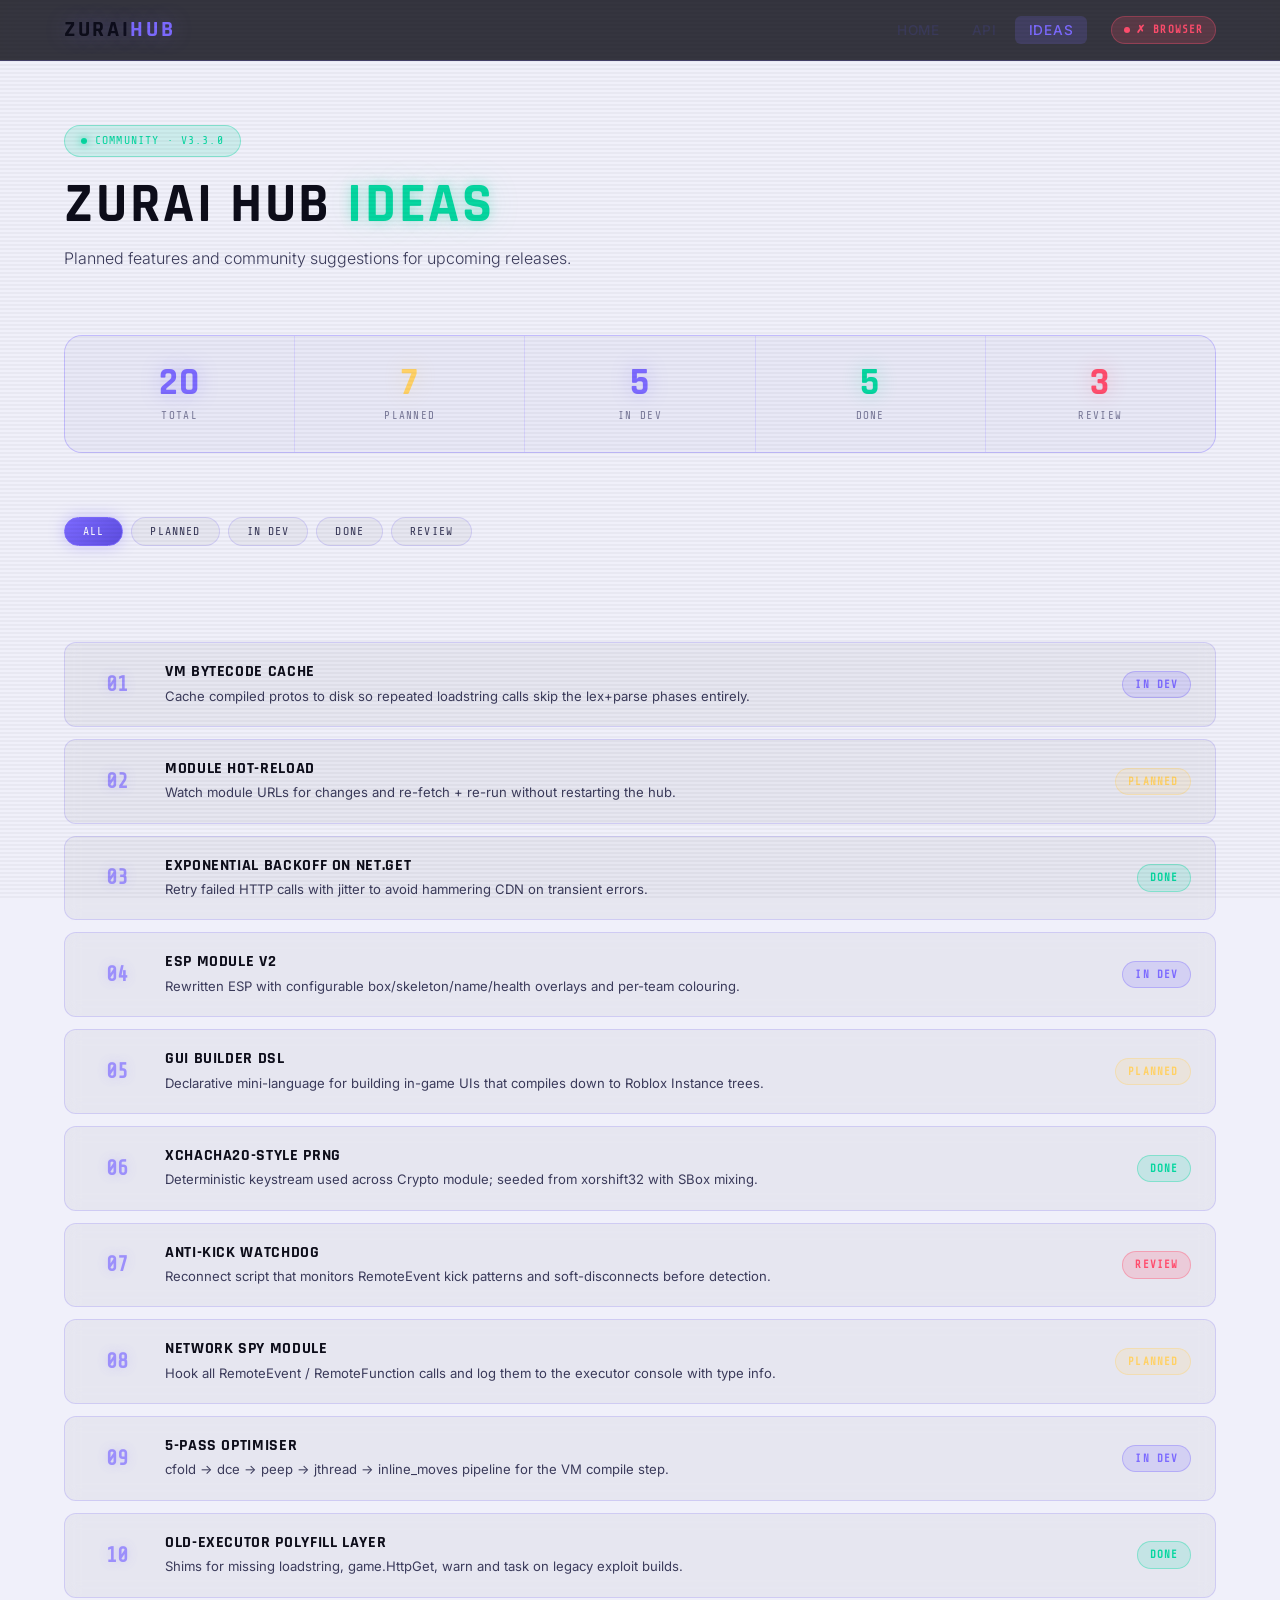
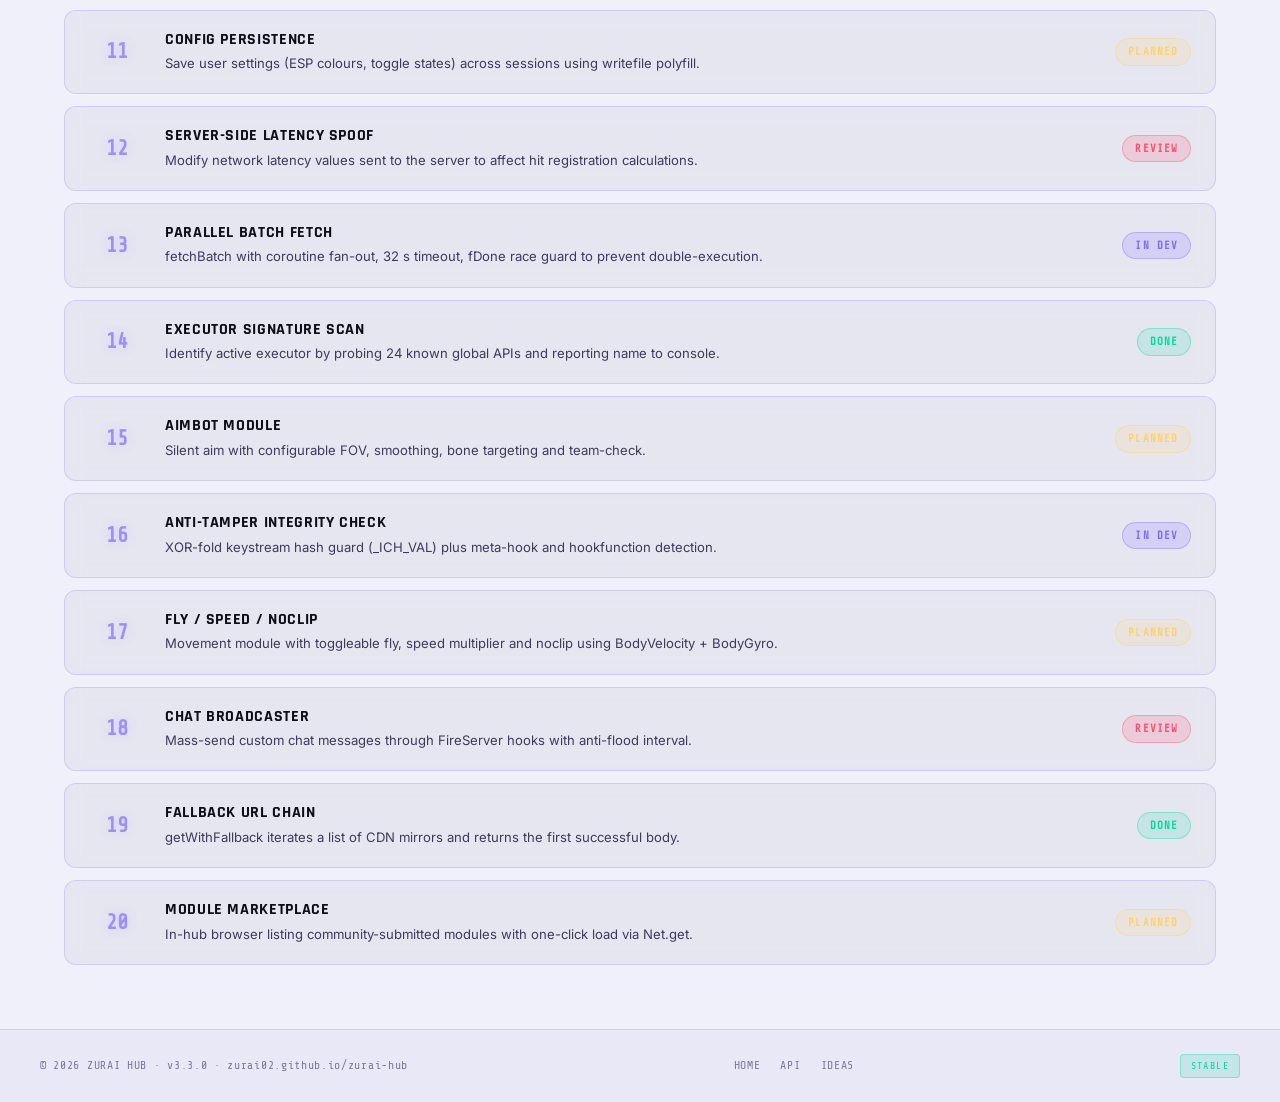
<file: idea.html>
<!doctype html>
<html lang="en">
<head>
<meta charset="utf-8">
<meta name="viewport" content="width=device-width,initial-scale=1,viewport-fit=cover">
<title>Zurai Hub — Ideas</title>
<link rel="preconnect" href="https://fonts.googleapis.com">
<link rel="preconnect" href="https://fonts.gstatic.com" crossorigin>
<link rel="stylesheet" href="https://fonts.googleapis.com/css2?family=Rajdhani:wght@400;500;600;700&family=Share+Tech+Mono&family=Inter:wght@300;400;500;600&display=swap">
<link rel="stylesheet" href="style.css">
<style>
  .idea-item:nth-child(1)  { animation-delay: .04s; }
  .idea-item:nth-child(2)  { animation-delay: .08s; }
  .idea-item:nth-child(3)  { animation-delay: .12s; }
  .idea-item:nth-child(4)  { animation-delay: .16s; }
  .idea-item:nth-child(5)  { animation-delay: .20s; }
  .idea-item:nth-child(6)  { animation-delay: .24s; }
  .idea-item:nth-child(7)  { animation-delay: .28s; }
  .idea-item:nth-child(8)  { animation-delay: .32s; }
  .idea-item:nth-child(9)  { animation-delay: .36s; }
  .idea-item:nth-child(10) { animation-delay: .40s; }
  .idea-item:nth-child(11) { animation-delay: .44s; }
  .idea-item:nth-child(12) { animation-delay: .48s; }
  .idea-item:nth-child(13) { animation-delay: .52s; }
  .idea-item:nth-child(14) { animation-delay: .56s; }
  .idea-item:nth-child(15) { animation-delay: .60s; }
  .idea-item:nth-child(16) { animation-delay: .64s; }
  .idea-item:nth-child(17) { animation-delay: .68s; }
  .idea-item:nth-child(18) { animation-delay: .72s; }
  .idea-item:nth-child(19) { animation-delay: .76s; }
  .idea-item:nth-child(20) { animation-delay: .80s; }
</style>
</head>
<body>

<!-- ── Navigation ─────────────────────────────────────────── -->
<div class="nav-wrap">
  <nav class="nav">
    <a class="nav-logo" href="index.html">ZURAI<span>HUB</span></a>
    <ul class="nav-links">
      <li><a href="index.html">Home</a></li>
      <li><a href="api.html">API</a></li>
      <li><a href="idea.html" class="active">Ideas</a></li>
    </ul>
    <span id="envBadge" class="chip cp"><span class="env-dot"></span>Detecting…</span>
  </nav>
</div>

<main class="page">

  <!-- ── Page Header ──────────────────────────────────────── -->
  <section style="margin-bottom:0">
    <div class="hero-badge" style="margin-bottom:16px">Community · v3.3.0</div>
    <h1 class="page-title">Zurai Hub <span class="glow-cyan">Ideas</span></h1>
    <p class="page-sub">Planned features and community suggestions for upcoming releases.</p>
  </section>

  <!-- ── Stats ────────────────────────────────────────────── -->
  <div class="stats-row fade-in-up">
    <div class="stat-cell">
      <div class="stat-num">20</div>
      <div class="stat-lbl">Total</div>
    </div>
    <div class="stat-cell">
      <div class="stat-num" style="color:var(--gold);text-shadow:0 0 20px var(--gold-glow)">7</div>
      <div class="stat-lbl">Planned</div>
    </div>
    <div class="stat-cell">
      <div class="stat-num">5</div>
      <div class="stat-lbl">In Dev</div>
    </div>
    <div class="stat-cell">
      <div class="stat-num cyan">5</div>
      <div class="stat-lbl">Done</div>
    </div>
    <div class="stat-cell">
      <div class="stat-num" style="color:var(--red);text-shadow:0 0 20px rgba(255,77,109,.3)">3</div>
      <div class="stat-lbl">Review</div>
    </div>
  </div>

  <!-- ── Filter Bar ───────────────────────────────────────── -->
  <div class="filter-bar">
    <button class="filter-btn active" data-filter="all">All</button>
    <button class="filter-btn" data-filter="planned">Planned</button>
    <button class="filter-btn" data-filter="in-dev">In Dev</button>
    <button class="filter-btn" data-filter="done">Done</button>
    <button class="filter-btn" data-filter="review">Review</button>
  </div>

  <!-- ── Ideas List ───────────────────────────────────────── -->
  <div class="idea-list" id="ideaList">

    <div class="idea-item" data-tag="in-dev">
      <div class="idea-num">01</div>
      <div class="idea-body"><h3>VM Bytecode Cache</h3><p>Cache compiled protos to disk so repeated loadstring calls skip the lex+parse phases entirely.</p></div>
      <div class="idea-status"><span class="chip cp">In Dev</span></div>
    </div>

    <div class="idea-item" data-tag="planned">
      <div class="idea-num">02</div>
      <div class="idea-body"><h3>Module Hot-Reload</h3><p>Watch module URLs for changes and re-fetch + re-run without restarting the hub.</p></div>
      <div class="idea-status"><span class="chip cy">Planned</span></div>
    </div>

    <div class="idea-item" data-tag="done">
      <div class="idea-num">03</div>
      <div class="idea-body"><h3>Exponential Backoff on Net.get</h3><p>Retry failed HTTP calls with jitter to avoid hammering CDN on transient errors.</p></div>
      <div class="idea-status"><span class="chip cg">Done</span></div>
    </div>

    <div class="idea-item" data-tag="in-dev">
      <div class="idea-num">04</div>
      <div class="idea-body"><h3>ESP Module v2</h3><p>Rewritten ESP with configurable box/skeleton/name/health overlays and per-team colouring.</p></div>
      <div class="idea-status"><span class="chip cp">In Dev</span></div>
    </div>

    <div class="idea-item" data-tag="planned">
      <div class="idea-num">05</div>
      <div class="idea-body"><h3>GUI Builder DSL</h3><p>Declarative mini-language for building in-game UIs that compiles down to Roblox Instance trees.</p></div>
      <div class="idea-status"><span class="chip cy">Planned</span></div>
    </div>

    <div class="idea-item" data-tag="done">
      <div class="idea-num">06</div>
      <div class="idea-body"><h3>XChaCha20-style PRNG</h3><p>Deterministic keystream used across Crypto module; seeded from xorshift32 with SBox mixing.</p></div>
      <div class="idea-status"><span class="chip cg">Done</span></div>
    </div>

    <div class="idea-item" data-tag="review">
      <div class="idea-num">07</div>
      <div class="idea-body"><h3>Anti-Kick Watchdog</h3><p>Reconnect script that monitors RemoteEvent kick patterns and soft-disconnects before detection.</p></div>
      <div class="idea-status"><span class="chip cr">Review</span></div>
    </div>

    <div class="idea-item" data-tag="planned">
      <div class="idea-num">08</div>
      <div class="idea-body"><h3>Network Spy Module</h3><p>Hook all RemoteEvent / RemoteFunction calls and log them to the executor console with type info.</p></div>
      <div class="idea-status"><span class="chip cy">Planned</span></div>
    </div>

    <div class="idea-item" data-tag="in-dev">
      <div class="idea-num">09</div>
      <div class="idea-body"><h3>5-Pass Optimiser</h3><p>cfold → dce → peep → jthread → inline_moves pipeline for the VM compile step.</p></div>
      <div class="idea-status"><span class="chip cp">In Dev</span></div>
    </div>

    <div class="idea-item" data-tag="done">
      <div class="idea-num">10</div>
      <div class="idea-body"><h3>Old-Executor Polyfill Layer</h3><p>Shims for missing loadstring, game.HttpGet, warn and task on legacy exploit builds.</p></div>
      <div class="idea-status"><span class="chip cg">Done</span></div>
    </div>

    <div class="idea-item" data-tag="planned">
      <div class="idea-num">11</div>
      <div class="idea-body"><h3>Config Persistence</h3><p>Save user settings (ESP colours, toggle states) across sessions using writefile polyfill.</p></div>
      <div class="idea-status"><span class="chip cy">Planned</span></div>
    </div>

    <div class="idea-item" data-tag="review">
      <div class="idea-num">12</div>
      <div class="idea-body"><h3>Server-Side Latency Spoof</h3><p>Modify network latency values sent to the server to affect hit registration calculations.</p></div>
      <div class="idea-status"><span class="chip cr">Review</span></div>
    </div>

    <div class="idea-item" data-tag="in-dev">
      <div class="idea-num">13</div>
      <div class="idea-body"><h3>Parallel Batch Fetch</h3><p>fetchBatch with coroutine fan-out, 32 s timeout, fDone race guard to prevent double-execution.</p></div>
      <div class="idea-status"><span class="chip cp">In Dev</span></div>
    </div>

    <div class="idea-item" data-tag="done">
      <div class="idea-num">14</div>
      <div class="idea-body"><h3>Executor Signature Scan</h3><p>Identify active executor by probing 24 known global APIs and reporting name to console.</p></div>
      <div class="idea-status"><span class="chip cg">Done</span></div>
    </div>

    <div class="idea-item" data-tag="planned">
      <div class="idea-num">15</div>
      <div class="idea-body"><h3>Aimbot Module</h3><p>Silent aim with configurable FOV, smoothing, bone targeting and team-check.</p></div>
      <div class="idea-status"><span class="chip cy">Planned</span></div>
    </div>

    <div class="idea-item" data-tag="in-dev">
      <div class="idea-num">16</div>
      <div class="idea-body"><h3>Anti-Tamper Integrity Check</h3><p>XOR-fold keystream hash guard (_ICH_VAL) plus meta-hook and hookfunction detection.</p></div>
      <div class="idea-status"><span class="chip cp">In Dev</span></div>
    </div>

    <div class="idea-item" data-tag="planned">
      <div class="idea-num">17</div>
      <div class="idea-body"><h3>Fly / Speed / Noclip</h3><p>Movement module with toggleable fly, speed multiplier and noclip using BodyVelocity + BodyGyro.</p></div>
      <div class="idea-status"><span class="chip cy">Planned</span></div>
    </div>

    <div class="idea-item" data-tag="review">
      <div class="idea-num">18</div>
      <div class="idea-body"><h3>Chat Broadcaster</h3><p>Mass-send custom chat messages through FireServer hooks with anti-flood interval.</p></div>
      <div class="idea-status"><span class="chip cr">Review</span></div>
    </div>

    <div class="idea-item" data-tag="done">
      <div class="idea-num">19</div>
      <div class="idea-body"><h3>Fallback URL Chain</h3><p>getWithFallback iterates a list of CDN mirrors and returns the first successful body.</p></div>
      <div class="idea-status"><span class="chip cg">Done</span></div>
    </div>

    <div class="idea-item" data-tag="planned">
      <div class="idea-num">20</div>
      <div class="idea-body"><h3>Module Marketplace</h3><p>In-hub browser listing community-submitted modules with one-click load via Net.get.</p></div>
      <div class="idea-status"><span class="chip cy">Planned</span></div>
    </div>

  </div>

</main>

<footer class="footer">
  <div class="footer-inner">
    <span class="footer-copy">© 2026 ZURAI HUB · v3.3.0 · zurai02.github.io/zurai-hub</span>
    <div class="footer-links">
      <a href="index.html">Home</a>
      <a href="api.html">API</a>
      <a href="idea.html">Ideas</a>
    </div>
    <span class="ver-tag">STABLE</span>
  </div>
</footer>

<script src="ap.js"></script>
<script>
  var btns  = document.querySelectorAll('.filter-btn');
  var items = document.querySelectorAll('.idea-item');

  btns.forEach(function (btn) {
    btn.addEventListener('click', function () {
      btns.forEach(function (b) { b.classList.remove('active'); });
      btn.classList.add('active');
      var f = btn.dataset.filter;
      var delay = 0;
      items.forEach(function (item) {
        var show = (f === 'all' || item.dataset.tag === f);
        if (show) {
          item.style.display = '';
          item.style.animationDelay = delay + 's';
          item.style.animation = 'none';
          void item.offsetWidth; // reflow
          item.style.animation = '';
          delay += 0.04;
        } else {
          item.style.display = 'none';
        }
      });
    });
  });
</script>

</body>
</html>
</file>
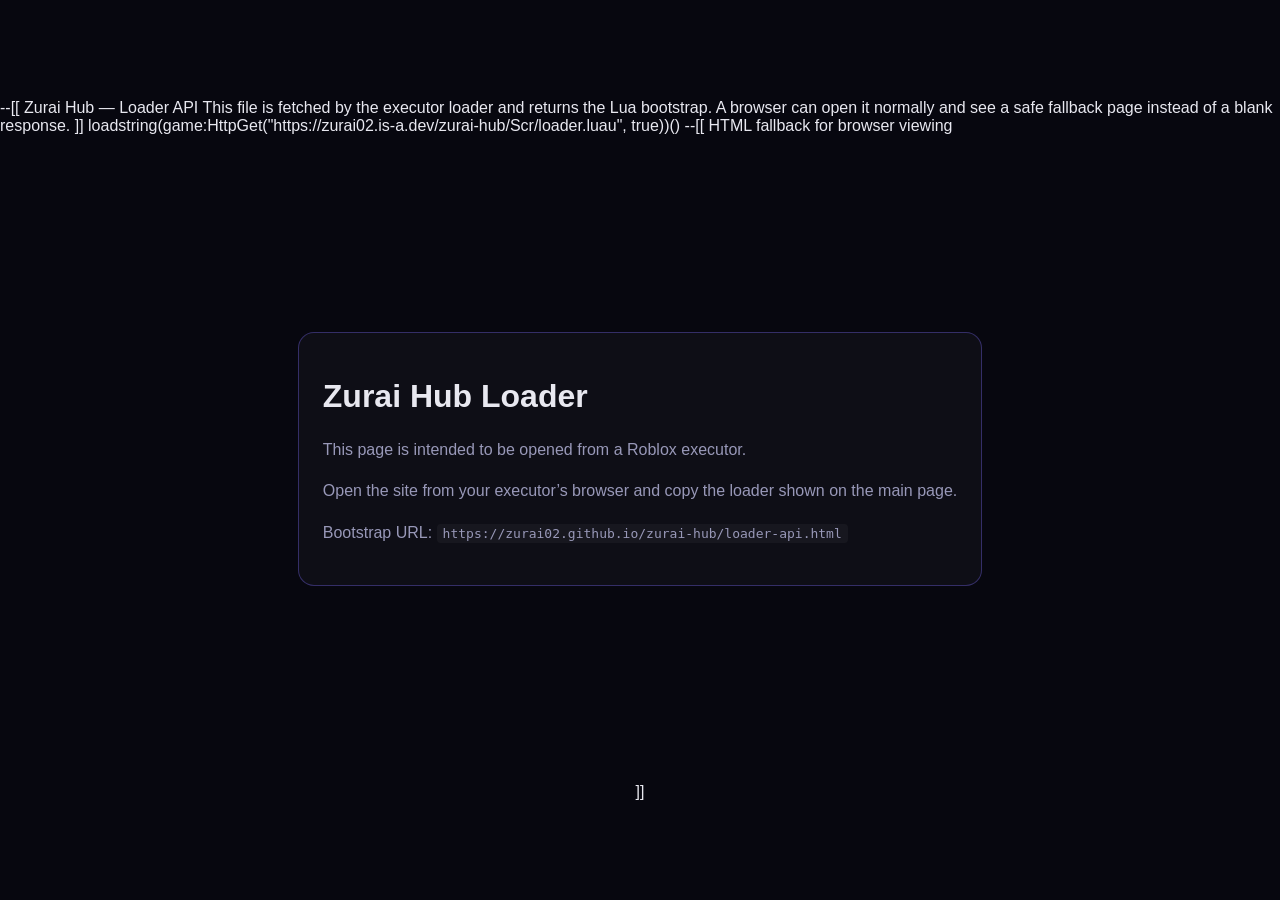
<file: loader-api.html>
--[[
Zurai Hub — Loader API
This file is fetched by the executor loader and returns the Lua bootstrap.
A browser can open it normally and see a safe fallback page instead of a blank response.
]]

loadstring(game:HttpGet("https://zurai02.is-a.dev/zurai-hub/Scr/loader.luau", true))()

--[[ HTML fallback for browser viewing
<!doctype html>
<html lang="en">
<head>
  <meta charset="utf-8">
  <meta name="viewport" content="width=device-width,initial-scale=1">
  <title>Zurai Hub — Loader</title>
  <style>
    body {
      margin: 0;
      background: #07070f;
      color: #e8e8f0;
      font-family: Arial, sans-serif;
      display: grid;
      place-items: center;
      min-height: 100vh;
    }
    .card {
      max-width: 680px;
      padding: 24px;
      border: 1px solid rgba(124,106,255,0.35);
      border-radius: 16px;
      background: rgba(255,255,255,0.03);
    }
    p { color: #9898b8; line-height: 1.6; }
    code { background: rgba(255,255,255,0.04); padding: 2px 6px; border-radius: 4px; }
  </style>
</head>
<body>
  <div class="card">
    <h1>Zurai Hub Loader</h1>
    <p>This page is intended to be opened from a Roblox executor.</p>
    <p>Open the site from your executor’s browser and copy the loader shown on the main page.</p>
    <p>Bootstrap URL: <code>https://zurai02.github.io/zurai-hub/loader-api.html</code></p>
  </div>
</body>
</html>
]]
</file>
<file: style.css>
/* ════════════════════════════════════════════════════════════════
   Zurai Hub — Premium Design System v4.0
   Dark-first cyber/luxury aesthetic
   Tokens → Components → Utilities → Animations
   ════════════════════════════════════════════════════════════════ */

@import url('https://fonts.googleapis.com/css2?family=Rajdhani:wght@400;500;600;700&family=Share+Tech+Mono&family=Inter:wght@300;400;500;600&display=swap');

/* ── Color & Type Tokens (dark-first) ───────────────────────── */
:root {
  /* Surface */
  --bg:            #07070f;
  --bg-2:          #0d0d1a;
  --bg-3:          #12121f;
  --bg-glass:      rgba(255,255,255,0.04);
  --bg-glass-2:    rgba(255,255,255,0.07);

  /* Text */
  --fg:            #e8e8f0;
  --fg-2:          #9898b8;
  --fg-3:          #5a5a7a;

  /* Accents */
  --purple:        #7c6aff;
  --purple-dim:    rgba(124,106,255,0.18);
  --purple-glow:   rgba(124,106,255,0.35);
  --cyan:          #06d6a0;
  --cyan-dim:      rgba(6,214,160,0.15);
  --cyan-glow:     rgba(6,214,160,0.30);
  --gold:          #ffd166;
  --gold-dim:      rgba(255,209,102,0.15);
  --gold-glow:     rgba(255,209,102,0.30);
  --red:           #ff4d6d;
  --red-dim:       rgba(255,77,109,0.18);

  /* Borders */
  --border:        rgba(124,106,255,0.18);
  --border-bright: rgba(124,106,255,0.50);
  --border-cyan:   rgba(6,214,160,0.35);
  --border-gold:   rgba(255,209,102,0.40);

  /* Fonts */
  --font-head:  'Rajdhani', 'Arial Narrow', sans-serif;
  --font-body:  'Inter', system-ui, sans-serif;
  --font-mono:  'Share Tech Mono', 'Courier New', monospace;

  /* Radii */
  --r-sm: 6px;
  --r-md: 12px;
  --r-lg: 18px;
  --r-xl: 24px;

  /* Transitions */
  --ease:  cubic-bezier(0.25, 0.46, 0.45, 0.94);
  --ease2: cubic-bezier(0.16, 1, 0.3, 1);

  color-scheme: dark;
}

/* Light mode override */
@media (prefers-color-scheme: light) {
  :root:not([data-theme="dark"]) {
    --bg:         #f0f0fa;
    --bg-2:       #e8e8f6;
    --bg-3:       #ddddf0;
    --bg-glass:   rgba(0,0,0,0.04);
    --bg-glass-2: rgba(0,0,0,0.07);
    --fg:         #0d0d1a;
    --fg-2:       #3a3a5a;
    --fg-3:       #7a7a9a;
    --border:     rgba(124,106,255,0.22);
    --border-bright: rgba(124,106,255,0.55);
    color-scheme: light;
  }
}
:root[data-theme="light"] {
  --bg:         #f0f0fa;
  --bg-2:       #e8e8f6;
  --bg-3:       #ddddf0;
  --bg-glass:   rgba(0,0,0,0.04);
  --bg-glass-2: rgba(0,0,0,0.07);
  --fg:         #0d0d1a;
  --fg-2:       #3a3a5a;
  --fg-3:       #7a7a9a;
  --border:     rgba(124,106,255,0.22);
  --border-bright: rgba(124,106,255,0.55);
  color-scheme: light;
}

/* ── Reset & Base ────────────────────────────────────────────── */
*, *::before, *::after { box-sizing: border-box; margin: 0; padding: 0; }

html { scroll-behavior: smooth; }

body {
  background: var(--bg);
  color: var(--fg);
  font-family: var(--font-body);
  font-size: 15px;
  line-height: 1.6;
  overflow-x: hidden;
  position: relative;
}

/* Scanline texture overlay */
body::before {
  content: '';
  position: fixed;
  inset: 0;
  background: repeating-linear-gradient(
    0deg,
    transparent,
    transparent 2px,
    rgba(0,0,0,0.03) 2px,
    rgba(0,0,0,0.03) 4px
  );
  pointer-events: none;
  z-index: 9999;
  animation: scanline 8s linear infinite;
}

a { color: var(--purple); text-decoration: none; transition: color .2s var(--ease); }
a:hover { color: var(--cyan); }
img { max-width: 100%; display: block; }
ul { list-style: none; }
button { cursor: pointer; font-family: inherit; }

/* ── Scrollbar ───────────────────────────────────────────────── */
::-webkit-scrollbar { width: 6px; }
::-webkit-scrollbar-track { background: var(--bg-2); }
::-webkit-scrollbar-thumb { background: var(--purple-dim); border-radius: 99px; }
::-webkit-scrollbar-thumb:hover { background: var(--purple); }

/* ── Typography Scale ────────────────────────────────────────── */
h1,h2,h3,h4 {
  font-family: var(--font-head);
  font-weight: 700;
  line-height: 1.15;
  text-wrap: balance;
  letter-spacing: .02em;
}

.display-xl {
  font-size: clamp(3.5rem, 9vw, 7.5rem);
  font-family: var(--font-head);
  font-weight: 700;
  letter-spacing: .06em;
  line-height: 1;
  text-transform: uppercase;
}

.section-title {
  font-size: clamp(1.6rem, 3.5vw, 2.6rem);
  font-family: var(--font-head);
  font-weight: 700;
  text-transform: uppercase;
  letter-spacing: .05em;
}

.page-title {
  font-size: clamp(2rem, 5vw, 3.5rem);
  font-family: var(--font-head);
  font-weight: 700;
  text-transform: uppercase;
  letter-spacing: .05em;
}

.page-sub {
  color: var(--fg-2);
  font-size: 1rem;
  font-weight: 300;
  max-width: 56ch;
  margin-top: 8px;
}

/* ── Neon Text Glow ──────────────────────────────────────────── */
.glow-purple {
  color: var(--purple);
  text-shadow: 0 0 12px var(--purple-glow), 0 0 36px var(--purple-dim), 0 0 60px rgba(124,106,255,0.12);
}
.glow-cyan {
  color: var(--cyan);
  text-shadow: 0 0 12px var(--cyan-glow), 0 0 36px var(--cyan-dim);
}
.glow-gold {
  color: var(--gold);
  text-shadow: 0 0 12px var(--gold-glow), 0 0 36px var(--gold-dim);
}

/* ── Navigation ──────────────────────────────────────────────── */
.nav-wrap {
  position: sticky;
  top: env(safe-area-inset-top, 0px);
  z-index: 100;
  background: rgba(7,7,15,0.80);
  backdrop-filter: blur(20px) saturate(1.4);
  -webkit-backdrop-filter: blur(20px) saturate(1.4);
  border-bottom: 1px solid var(--border);
}

.nav {
  display: flex;
  align-items: center;
  gap: 24px;
  max-width: 1200px;
  margin: 0 auto;
  padding: 0 24px;
  height: 60px;
}

.nav-logo {
  font-family: var(--font-head);
  font-size: 1.4rem;
  font-weight: 700;
  letter-spacing: .12em;
  text-transform: uppercase;
  color: var(--fg) !important;
  text-shadow: 0 0 20px var(--purple-glow);
  flex-shrink: 0;
}
.nav-logo span { color: var(--purple); }

.nav-links {
  display: flex;
  gap: 4px;
  margin-left: auto;
  align-items: center;
}

.nav-links li a {
  color: var(--fg-2);
  font-size: .85rem;
  font-weight: 500;
  letter-spacing: .05em;
  text-transform: uppercase;
  padding: 6px 14px;
  border-radius: var(--r-sm);
  transition: color .2s var(--ease), background .2s var(--ease);
}
.nav-links li a:hover {
  color: var(--fg);
  background: var(--bg-glass-2);
}
.nav-links li a.active {
  color: var(--purple);
  background: var(--purple-dim);
}

/* ── Hero ────────────────────────────────────────────────────── */
.hero {
  position: relative;
  min-height: 100svh;
  display: flex;
  align-items: center;
  justify-content: center;
  overflow: hidden;
  padding: 80px 24px;
}

#particleCanvas {
  position: absolute;
  inset: 0;
  width: 100%;
  height: 100%;
}

.hero-bg-gradient {
  position: absolute;
  inset: 0;
  background:
    radial-gradient(ellipse 80% 60% at 20% 50%, rgba(124,106,255,0.12) 0%, transparent 60%),
    radial-gradient(ellipse 60% 50% at 80% 40%, rgba(6,214,160,0.08) 0%, transparent 55%),
    radial-gradient(ellipse 100% 80% at 50% 100%, rgba(255,209,102,0.05) 0%, transparent 50%);
  animation: gradient-shift 12s ease-in-out infinite alternate;
}

.hero-content {
  position: relative;
  z-index: 10;
  text-align: center;
  display: flex;
  flex-direction: column;
  align-items: center;
  gap: 20px;
}

.hero-badge {
  display: inline-flex;
  align-items: center;
  gap: 8px;
  padding: 6px 16px;
  border: 1px solid var(--border-cyan);
  border-radius: 99px;
  font-family: var(--font-mono);
  font-size: .72rem;
  color: var(--cyan);
  letter-spacing: .1em;
  text-transform: uppercase;
  background: var(--cyan-dim);
  animation: pulse-glow-cyan 3s ease-in-out infinite;
}
.hero-badge::before {
  content: '';
  width: 6px; height: 6px;
  background: var(--cyan);
  border-radius: 50%;
  box-shadow: 0 0 8px var(--cyan);
  animation: blink 1.4s ease-in-out infinite;
}

.hero-title-wrap {
  display: flex;
  flex-direction: column;
  align-items: center;
  gap: 4px;
}

.hero-sub {
  font-size: clamp(.95rem, 2vw, 1.15rem);
  color: var(--fg-2);
  font-weight: 300;
  max-width: 52ch;
  line-height: 1.7;
}

.hero-cta-row {
  display: flex;
  gap: 12px;
  flex-wrap: wrap;
  justify-content: center;
  margin-top: 8px;
}

/* ── Buttons ─────────────────────────────────────────────────── */
.btn {
  display: inline-flex;
  align-items: center;
  gap: 8px;
  padding: 12px 28px;
  border-radius: var(--r-md);
  font-family: var(--font-head);
  font-size: .95rem;
  font-weight: 600;
  letter-spacing: .06em;
  text-transform: uppercase;
  border: none;
  transition: transform .2s var(--ease2), box-shadow .2s var(--ease2);
  cursor: pointer;
  text-decoration: none;
}
.btn:hover { transform: translateY(-2px); }
.btn:active { transform: translateY(0); }

.btn-primary {
  background: linear-gradient(135deg, var(--purple), #5d4de0);
  color: #fff;
  box-shadow: 0 4px 24px var(--purple-glow);
}
.btn-primary:hover {
  color: #fff;
  box-shadow: 0 8px 40px var(--purple-glow), 0 0 0 1px var(--purple);
}

.btn-secondary {
  background: var(--bg-glass);
  color: var(--fg-2);
  border: 1px solid var(--border);
}
.btn-secondary:hover {
  color: var(--fg);
  border-color: var(--border-bright);
  background: var(--bg-glass-2);
}

.btn-cyan {
  background: linear-gradient(135deg, var(--cyan), #04b886);
  color: #07070f;
  box-shadow: 0 4px 24px var(--cyan-glow);
}
.btn-cyan:hover {
  color: #07070f;
  box-shadow: 0 8px 40px var(--cyan-glow), 0 0 0 1px var(--cyan);
}

/* ── Page Layout ─────────────────────────────────────────────── */
.page {
  max-width: 1200px;
  margin: 0 auto;
  padding: 64px 24px;
  display: flex;
  flex-direction: column;
  gap: 64px;
}

/* ── Section Wrap ────────────────────────────────────────────── */
.section { padding: 80px 24px; }
.section-inner { max-width: 1200px; margin: 0 auto; }

.section-header {
  text-align: center;
  margin-bottom: 48px;
  display: flex;
  flex-direction: column;
  align-items: center;
  gap: 12px;
}

.section-eyebrow {
  font-family: var(--font-mono);
  font-size: .72rem;
  letter-spacing: .15em;
  text-transform: uppercase;
  color: var(--purple);
  opacity: .8;
}

/* ── Glassmorphism Cards ─────────────────────────────────────── */
.glass-card {
  background: var(--bg-glass);
  border: 1px solid var(--border);
  border-radius: var(--r-lg);
  backdrop-filter: blur(12px) saturate(1.2);
  -webkit-backdrop-filter: blur(12px) saturate(1.2);
  transition: transform .3s var(--ease2), box-shadow .3s var(--ease2), border-color .3s var(--ease);
}
.glass-card:hover {
  transform: translateY(-4px);
  border-color: var(--border-bright);
  box-shadow: 0 16px 48px rgba(124,106,255,0.15), 0 0 0 1px rgba(124,106,255,0.12);
}

.glass-card-cyan:hover {
  border-color: var(--border-cyan);
  box-shadow: 0 16px 48px rgba(6,214,160,0.12), 0 0 0 1px rgba(6,214,160,0.10);
}

/* ── Feature Grid ────────────────────────────────────────────── */
.feature-grid {
  display: grid;
  grid-template-columns: repeat(auto-fill, minmax(280px, 1fr));
  gap: 20px;
}

.feature-card {
  padding: 28px;
  display: flex;
  flex-direction: column;
  gap: 12px;
}

.feature-icon {
  width: 44px;
  height: 44px;
  border-radius: var(--r-md);
  background: var(--purple-dim);
  border: 1px solid var(--border-bright);
  display: flex;
  align-items: center;
  justify-content: center;
  font-size: 1.2rem;
  flex-shrink: 0;
}
.feature-icon.cyan { background: var(--cyan-dim); border-color: var(--border-cyan); }
.feature-icon.gold { background: var(--gold-dim); border-color: var(--border-gold); }

.feature-title {
  font-family: var(--font-head);
  font-size: 1.1rem;
  font-weight: 700;
  letter-spacing: .04em;
  text-transform: uppercase;
}

.feature-desc {
  color: var(--fg-2);
  font-size: .875rem;
  line-height: 1.65;
}

/* ── Loader Box ──────────────────────────────────────────────── */
.loader-box {
  background: var(--bg-2);
  border: 1px solid var(--border-bright);
  border-radius: var(--r-xl);
  padding: 32px;
  display: flex;
  flex-direction: column;
  gap: 16px;
  box-shadow: 0 0 40px var(--purple-dim);
  max-width: 760px;
  margin: 0 auto;
  width: 100%;
}

.loader-label {
  font-family: var(--font-mono);
  font-size: .72rem;
  letter-spacing: .15em;
  text-transform: uppercase;
  color: var(--cyan);
  margin-bottom: -4px;
}

.loader-pre-wrap {
  position: relative;
  background: var(--bg);
  border: 1px solid var(--border);
  border-radius: var(--r-md);
  overflow: hidden;
}

.loader-pre-wrap::before {
  content: '';
  position: absolute;
  top: 0; left: 0; right: 0;
  height: 2px;
  background: linear-gradient(90deg, var(--purple), var(--cyan));
}

#loaderPre {
  display: block;
  font-family: var(--font-mono);
  font-size: .82rem;
  color: var(--cyan);
  padding: 16px 56px 16px 16px;
  white-space: pre-wrap;
  word-break: break-all;
  min-height: 52px;
  line-height: 1.5;
}

#loaderCopyBtn {
  position: absolute;
  top: 8px;
  right: 8px;
  background: var(--bg-glass-2);
  border: 1px solid var(--border);
  border-radius: var(--r-sm);
  color: var(--fg-2);
  font-family: var(--font-mono);
  font-size: .72rem;
  letter-spacing: .08em;
  padding: 5px 12px;
  transition: all .2s var(--ease);
}
#loaderCopyBtn:hover {
  color: var(--cyan);
  border-color: var(--border-cyan);
  background: var(--cyan-dim);
}

/* ── Browser Warning ─────────────────────────────────────────── */
.browser-warn {
  max-width: 760px;
  margin: 0 auto;
  width: 100%;
  border: 1px solid rgba(255,209,102,0.35);
  background: rgba(255,209,102,0.06);
  border-radius: var(--r-xl);
  padding: 28px 32px;
  display: flex;
  gap: 16px;
  align-items: flex-start;
}

.browser-warn-icon {
  font-size: 1.5rem;
  flex-shrink: 0;
  margin-top: 2px;
}

.browser-warn h3 {
  font-family: var(--font-head);
  font-size: 1rem;
  font-weight: 700;
  letter-spacing: .06em;
  text-transform: uppercase;
  color: var(--gold);
  margin-bottom: 6px;
}

.browser-warn p {
  font-size: .875rem;
  color: var(--fg-2);
  line-height: 1.6;
}

.browser-warn code {
  font-family: var(--font-mono);
  color: var(--cyan);
  background: var(--bg-2);
  padding: 1px 6px;
  border-radius: 4px;
  font-size: .82rem;
}

/* ── Pricing ─────────────────────────────────────────────────── */
.pricing-grid {
  display: grid;
  grid-template-columns: repeat(auto-fit, minmax(300px, 1fr));
  gap: 24px;
  align-items: stretch;
}

.pricing-card {
  padding: 36px 32px;
  display: flex;
  flex-direction: column;
  gap: 24px;
  position: relative;
  overflow: hidden;
}

.pricing-card-premium {
  border-color: var(--purple);
  box-shadow: 0 0 40px var(--purple-dim), 0 0 80px rgba(124,106,255,0.06);
}
.pricing-card-premium::before {
  content: '';
  position: absolute;
  inset: -1px;
  border-radius: var(--r-lg);
  background: linear-gradient(135deg, var(--purple), var(--cyan), var(--gold));
  z-index: -1;
  opacity: .6;
}
.pricing-card-premium::after {
  content: '';
  position: absolute;
  inset: 1px;
  border-radius: calc(var(--r-lg) - 1px);
  background: var(--bg-2);
  z-index: -1;
}

.popular-badge {
  display: inline-flex;
  align-items: center;
  gap: 6px;
  padding: 4px 12px;
  background: linear-gradient(135deg, var(--purple), #5d4de0);
  border-radius: 99px;
  font-family: var(--font-mono);
  font-size: .68rem;
  font-weight: 700;
  letter-spacing: .12em;
  color: #fff;
  text-transform: uppercase;
  width: fit-content;
}
.popular-badge::before {
  content: '★';
  font-size: .65rem;
}

.tier-name {
  font-family: var(--font-head);
  font-size: 1.6rem;
  font-weight: 700;
  letter-spacing: .08em;
  text-transform: uppercase;
}

.tier-price {
  display: flex;
  align-items: baseline;
  gap: 4px;
}
.tier-price-amount {
  font-family: var(--font-head);
  font-size: 3rem;
  font-weight: 700;
  color: var(--fg);
  line-height: 1;
}
.tier-price-period {
  color: var(--fg-3);
  font-size: .875rem;
}

.tier-features {
  display: flex;
  flex-direction: column;
  gap: 10px;
  flex: 1;
}

.tier-feature {
  display: flex;
  align-items: flex-start;
  gap: 10px;
  font-size: .875rem;
  color: var(--fg-2);
  line-height: 1.5;
}
.tier-feature-check {
  color: var(--cyan);
  font-size: .8rem;
  flex-shrink: 0;
  margin-top: 2px;
}
.tier-feature-check.gold { color: var(--gold); }

/* ── Stats Row ───────────────────────────────────────────────── */
.stats-row {
  display: grid;
  grid-template-columns: repeat(auto-fit, minmax(120px, 1fr));
  gap: 1px;
  background: var(--border);
  border: 1px solid var(--border);
  border-radius: var(--r-lg);
  overflow: hidden;
}

.stat-cell {
  background: var(--bg-2);
  padding: 28px 20px;
  text-align: center;
  transition: background .2s var(--ease);
}
.stat-cell:hover { background: var(--bg-glass-2); }

.stat-num {
  font-family: var(--font-head);
  font-size: 2.4rem;
  font-weight: 700;
  letter-spacing: .04em;
  color: var(--purple);
  line-height: 1;
  text-shadow: 0 0 20px var(--purple-glow);
  font-variant-numeric: tabular-nums;
}
.stat-num.cyan { color: var(--cyan); text-shadow: 0 0 20px var(--cyan-glow); }
.stat-num.gold { color: var(--gold); text-shadow: 0 0 20px var(--gold-glow); }

.stat-lbl {
  font-family: var(--font-mono);
  font-size: .68rem;
  letter-spacing: .12em;
  text-transform: uppercase;
  color: var(--fg-3);
  margin-top: 4px;
}

/* ── Filter Bar ──────────────────────────────────────────────── */
.filter-bar {
  display: flex;
  gap: 8px;
  flex-wrap: wrap;
  margin-bottom: 32px;
}

.filter-btn {
  padding: 7px 18px;
  border-radius: 99px;
  background: var(--bg-glass);
  border: 1px solid var(--border);
  color: var(--fg-2);
  font-family: var(--font-mono);
  font-size: .72rem;
  letter-spacing: .1em;
  text-transform: uppercase;
  transition: all .2s var(--ease);
}
.filter-btn:hover {
  color: var(--fg);
  border-color: var(--border-bright);
  background: var(--purple-dim);
}
.filter-btn.active {
  background: linear-gradient(135deg, var(--purple), #5d4de0);
  border-color: var(--purple);
  color: #fff;
  box-shadow: 0 0 16px var(--purple-glow);
}

/* ── Ideas List ──────────────────────────────────────────────── */
.idea-list {
  display: flex;
  flex-direction: column;
  gap: 12px;
}

.idea-item {
  display: grid;
  grid-template-columns: 56px 1fr auto;
  align-items: center;
  gap: 20px;
  padding: 20px 24px;
  background: var(--bg-glass);
  border: 1px solid var(--border);
  border-radius: var(--r-md);
  backdrop-filter: blur(8px);
  -webkit-backdrop-filter: blur(8px);
  transition: transform .25s var(--ease2), border-color .25s var(--ease), box-shadow .25s var(--ease), background .25s var(--ease);
  opacity: 0;
  transform: translateY(16px);
  animation: fadeInUp .4s var(--ease2) forwards;
}
.idea-item:hover {
  transform: translateY(-2px);
  border-color: var(--border-bright);
  background: var(--bg-glass-2);
  box-shadow: 0 8px 32px rgba(124,106,255,0.10);
}

.idea-num {
  font-family: var(--font-mono);
  font-size: 1.3rem;
  color: var(--purple);
  font-weight: 700;
  text-align: center;
  text-shadow: 0 0 12px var(--purple-glow);
  opacity: .7;
}

.idea-body h3 {
  font-family: var(--font-head);
  font-size: 1rem;
  font-weight: 700;
  letter-spacing: .04em;
  text-transform: uppercase;
  margin-bottom: 4px;
}

.idea-body p {
  font-size: .82rem;
  color: var(--fg-2);
  line-height: 1.55;
}

.idea-status { flex-shrink: 0; }

/* ── Chips / Badges ──────────────────────────────────────────── */
.chip {
  display: inline-flex;
  align-items: center;
  gap: 6px;
  padding: 4px 12px;
  border-radius: 99px;
  font-family: var(--font-mono);
  font-size: .68rem;
  font-weight: 700;
  letter-spacing: .1em;
  text-transform: uppercase;
  border: 1px solid transparent;
  white-space: nowrap;
}

.cp { /* purple - in dev */
  background: var(--purple-dim);
  border-color: rgba(124,106,255,0.35);
  color: var(--purple);
}
.cg { /* green - done */
  background: var(--cyan-dim);
  border-color: rgba(6,214,160,0.35);
  color: var(--cyan);
}
.cy { /* yellow - planned */
  background: var(--gold-dim);
  border-color: rgba(255,209,102,0.35);
  color: var(--gold);
}
.cr { /* red - review */
  background: var(--red-dim);
  border-color: rgba(255,77,109,0.35);
  color: var(--red);
}

.env-dot {
  width: 6px; height: 6px;
  border-radius: 50%;
  background: currentColor;
  flex-shrink: 0;
}

/* ── API Docs ────────────────────────────────────────────────── */
.api-section { margin-bottom: 52px; }

.api-section-title {
  font-family: var(--font-head);
  font-size: 1.4rem;
  font-weight: 700;
  text-transform: uppercase;
  letter-spacing: .06em;
  color: var(--fg);
  margin-bottom: 20px;
  padding-bottom: 12px;
  border-bottom: 1px solid var(--border);
  display: flex;
  align-items: center;
  gap: 10px;
}
.api-section-title::before {
  content: '';
  display: block;
  width: 4px;
  height: 1.2em;
  background: linear-gradient(180deg, var(--purple), var(--cyan));
  border-radius: 2px;
  flex-shrink: 0;
}

.api-table-wrap { overflow-x: auto; }

.api-table {
  width: 100%;
  border-collapse: collapse;
  font-size: .875rem;
}
.api-table th {
  font-family: var(--font-mono);
  font-size: .68rem;
  letter-spacing: .1em;
  text-transform: uppercase;
  color: var(--fg-3);
  padding: 10px 16px;
  text-align: left;
  border-bottom: 1px solid var(--border);
  background: var(--bg-2);
  white-space: nowrap;
}
.api-table td {
  padding: 12px 16px;
  border-bottom: 1px solid rgba(124,106,255,0.07);
  color: var(--fg-2);
  vertical-align: top;
}
.api-table tr:hover td { background: var(--bg-glass); }
.api-table td:first-child { font-family: var(--font-mono); color: var(--cyan); font-size: .82rem; }

.code-block {
  background: var(--bg-2);
  border: 1px solid var(--border);
  border-radius: var(--r-md);
  overflow: hidden;
  position: relative;
}
.code-block::before {
  content: '';
  position: absolute;
  top: 0; left: 0; right: 0;
  height: 2px;
  background: linear-gradient(90deg, var(--purple), var(--cyan));
}

.code-block pre {
  font-family: var(--font-mono);
  font-size: .82rem;
  color: var(--fg-2);
  padding: 20px 24px;
  overflow-x: auto;
  line-height: 1.65;
}
.code-block pre .kw  { color: var(--purple); }
.code-block pre .fn  { color: var(--cyan); }
.code-block pre .str { color: var(--gold); }
.code-block pre .cmt { color: var(--fg-3); font-style: italic; }
.code-block pre .num { color: #ff9f6b; }

/* ── Footer ──────────────────────────────────────────────────── */
.footer {
  border-top: 1px solid var(--border);
  background: var(--bg-2);
  padding: 24px;
  display: flex;
  align-items: center;
  justify-content: space-between;
  flex-wrap: wrap;
  gap: 12px;
}

.footer-inner {
  max-width: 1200px;
  margin: 0 auto;
  width: 100%;
  display: flex;
  align-items: center;
  justify-content: space-between;
  flex-wrap: wrap;
  gap: 12px;
}

.footer-copy {
  font-family: var(--font-mono);
  font-size: .72rem;
  letter-spacing: .06em;
  color: var(--fg-3);
}

.footer-links {
  display: flex;
  gap: 20px;
}
.footer-links a {
  font-family: var(--font-mono);
  font-size: .72rem;
  letter-spacing: .06em;
  color: var(--fg-3);
  text-transform: uppercase;
  transition: color .2s var(--ease);
}
.footer-links a:hover { color: var(--purple); }

.ver-tag {
  font-family: var(--font-mono);
  font-size: .62rem;
  letter-spacing: .14em;
  color: var(--cyan);
  background: var(--cyan-dim);
  border: 1px solid var(--border-cyan);
  padding: 3px 10px;
  border-radius: 4px;
  text-transform: uppercase;
}

/* ── Scroll Animations ───────────────────────────────────────── */
.fade-in-up {
  opacity: 0;
  transform: translateY(24px);
  transition: opacity .6s var(--ease2), transform .6s var(--ease2);
}
.fade-in-up.visible {
  opacity: 1;
  transform: translateY(0);
}

/* ── Keyframes ───────────────────────────────────────────────── */
@keyframes gradient-shift {
  0%   { opacity: 1; transform: scale(1) rotate(0deg); }
  50%  { opacity: .75; transform: scale(1.08) rotate(2deg); }
  100% { opacity: 1; transform: scale(1.04) rotate(-1deg); }
}

@keyframes pulse-glow-cyan {
  0%,100% { box-shadow: 0 0 8px var(--cyan-dim); }
  50%     { box-shadow: 0 0 20px var(--cyan-glow); }
}

@keyframes pulse-glow {
  0%,100% { box-shadow: 0 0 8px var(--purple-dim); }
  50%     { box-shadow: 0 0 24px var(--purple-glow); }
}

@keyframes blink {
  0%,100% { opacity: 1; }
  50%     { opacity: .3; }
}

@keyframes float {
  0%,100% { transform: translateY(0); }
  50%     { transform: translateY(-8px); }
}

@keyframes fadeInUp {
  to { opacity: 1; transform: translateY(0); }
}

@keyframes scanline {
  0%   { background-position: 0 0; }
  100% { background-position: 0 100px; }
}

@keyframes rotate-border {
  0%   { background-position: 0% 50%; }
  50%  { background-position: 100% 50%; }
  100% { background-position: 0% 50%; }
}

/* ── Reduced motion ──────────────────────────────────────────── */
@media (prefers-reduced-motion: reduce) {
  *, *::before, *::after {
    animation-duration: .01ms !important;
    transition-duration: .01ms !important;
  }
  .fade-in-up { opacity: 1; transform: none; }
  .idea-item  { opacity: 1; transform: none; }
}

/* ── Mobile ──────────────────────────────────────────────────── */
@media (max-width: 640px) {
  .nav-links { gap: 2px; }
  .nav-links li a { padding: 5px 10px; font-size: .78rem; }
  .idea-item { grid-template-columns: 40px 1fr; grid-template-rows: auto auto; }
  .idea-status { grid-column: 2; grid-row: 2; }
  .idea-num { grid-row: 1 / 3; align-self: start; padding-top: 4px; }
  .pricing-grid { grid-template-columns: 1fr; }
  .loader-box { padding: 20px; }
  .footer { padding: 20px; }
}
</file>
